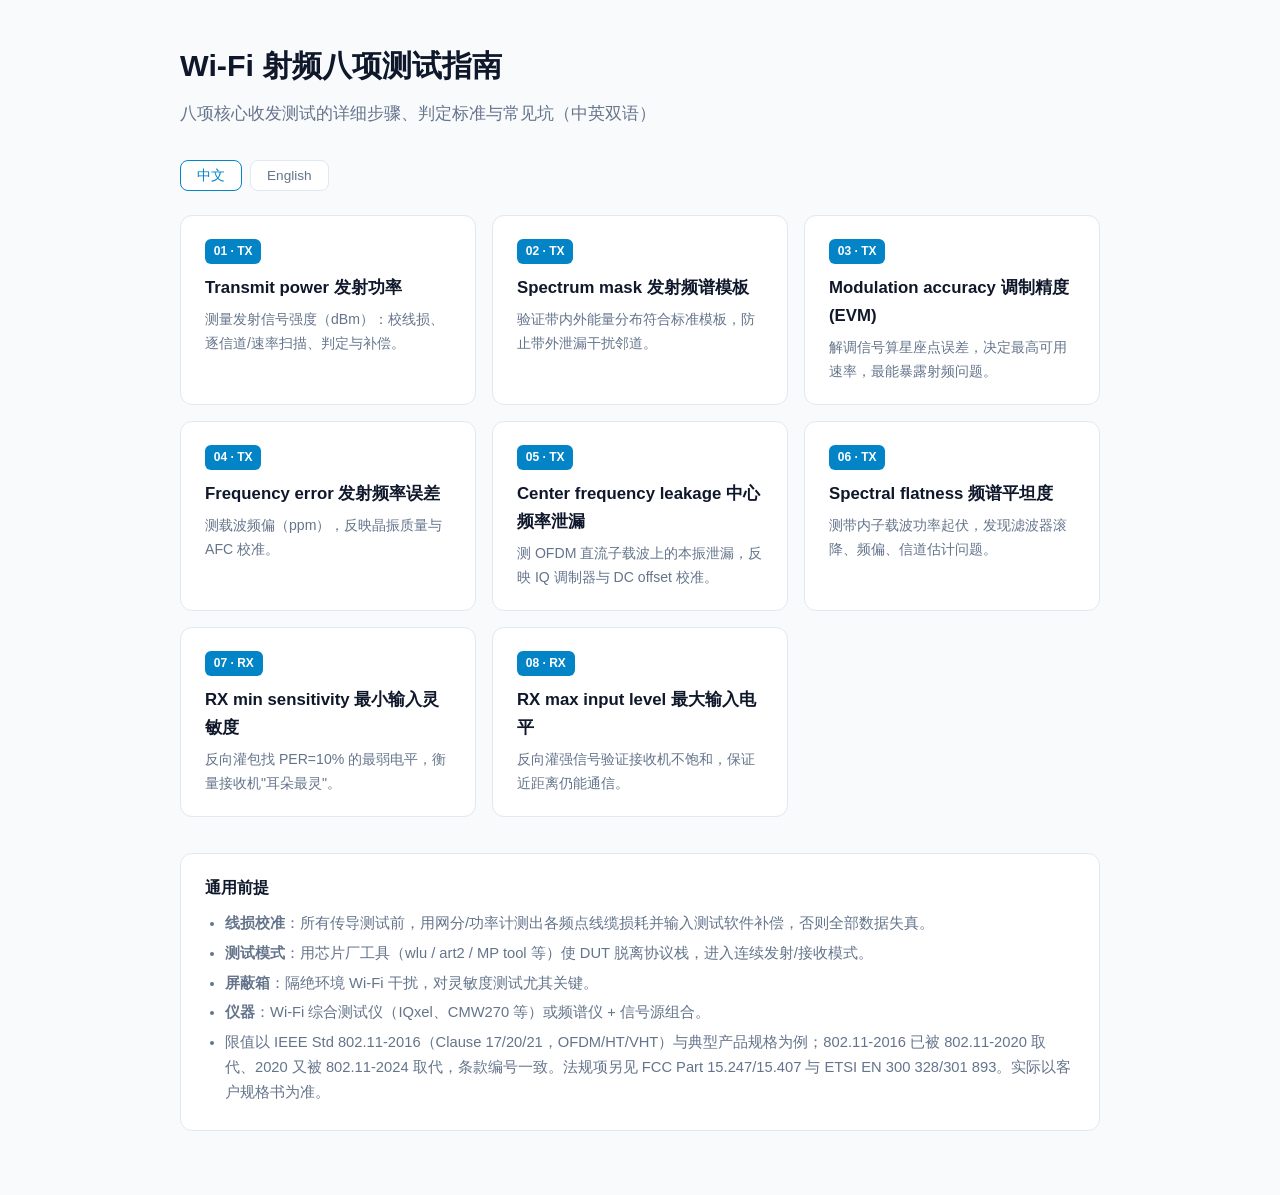
<file: index.html>
<!DOCTYPE html>
<html lang="zh">
<head>
<meta charset="UTF-8">
<meta name="viewport" content="width=device-width, initial-scale=1.0">
<title>Wi-Fi RF 8 Test Guide</title>
<style>
:root{--bg:#0f172a;--card:#1e293b;--text:#e2e8f0;--muted:#94a3b8;--accent:#38bdf8;--border:#334155;--tag:#0ea5e9}
@media (prefers-color-scheme: light){:root:not([data-theme=dark]){--bg:#f8fafc;--card:#ffffff;--text:#0f172a;--muted:#64748b;--accent:#0284c7;--border:#e2e8f0;--tag:#0284c7}}
:root[data-theme=dark]{--bg:#0f172a;--card:#1e293b;--text:#e2e8f0;--muted:#94a3b8;--accent:#38bdf8;--border:#334155;--tag:#0ea5e9}
*{margin:0;padding:0;box-sizing:border-box}
body{background:var(--bg);color:var(--text);font-family:-apple-system,'Segoe UI','PingFang SC','Microsoft YaHei',sans-serif;line-height:1.7;min-height:100vh}
.wrap{max-width:960px;margin:0 auto;padding:2.5rem 1.25rem 4rem}
h1{font-size:1.9rem;margin-bottom:.5rem}
.sub{color:var(--muted);margin-bottom:2rem;font-size:1.05rem}
.grid{display:grid;grid-template-columns:repeat(auto-fill,minmax(280px,1fr));gap:1rem}
.card{background:var(--card);border:1px solid var(--border);border-radius:12px;padding:1.25rem 1.5rem;text-decoration:none;color:var(--text);transition:transform .15s,border-color .15s;display:block}
.card:hover{transform:translateY(-3px);border-color:var(--accent)}
.num{display:inline-block;background:var(--tag);color:#fff;font-size:.75rem;font-weight:700;border-radius:6px;padding:.15rem .55rem;margin-bottom:.6rem}
.card h2{font-size:1.05rem;margin-bottom:.35rem}
.card p{color:var(--muted);font-size:.88rem}
.note{background:var(--card);border:1px solid var(--border);border-radius:12px;padding:1.25rem 1.5rem;margin-top:2.25rem}
.note h3{font-size:1rem;margin-bottom:.6rem}
.note ul{margin-left:1.25rem;color:var(--muted);font-size:.92rem}
.note li{margin:.3rem 0}
.lang{display:flex;gap:.5rem;margin-bottom:1.5rem}
.lang button{background:var(--card);border:1px solid var(--border);color:var(--muted);border-radius:8px;padding:.35rem 1rem;cursor:pointer;font-size:.85rem}
.lang button.on{border-color:var(--accent);color:var(--accent)}
[data-lang="en"] .zh{display:none}
[data-lang="zh"] .en{display:none}
</style>
</head>
<body data-lang="zh">
<div class="wrap">
<h1><span class="zh">Wi-Fi 射频八项测试指南</span><span class="en">Wi-Fi RF Eight-Test Guide</span></h1>
<p class="sub"><span class="zh">八项核心收发测试的详细步骤、判定标准与常见坑（中英双语）</span><span class="en">Detailed steps, pass criteria and pitfalls for the 8 core TX/RX tests (bilingual)</span></p>
<div class="lang">
<button class="on" onclick="setLang('zh')">中文</button>
<button onclick="setLang('en')">English</button>
</div>
<div class="grid">
<a class="card" href="01-tx-power.html"><span class="num">01 · TX</span><h2><span class="zh">Transmit power 发射功率</span><span class="en">Transmit power</span></h2><p><span class="zh">测量发射信号强度（dBm）：校线损、逐信道/速率扫描、判定与补偿。</span><span class="en">Measure TX level (dBm): cable-loss calibration, per-channel/rate sweep, pass criteria.</span></p></a>
<a class="card" href="02-tx-spectrum-mask.html"><span class="num">02 · TX</span><h2><span class="zh">Spectrum mask 发射频谱模板</span><span class="en">Transmit spectrum mask</span></h2><p><span class="zh">验证带内外能量分布符合标准模板，防止带外泄漏干扰邻道。</span><span class="en">Verify out-of-channel energy fits the standard mask; prevent adjacent-channel interference.</span></p></a>
<a class="card" href="03-evm.html"><span class="num">03 · TX</span><h2><span class="zh">Modulation accuracy 调制精度 (EVM)</span><span class="en">Modulation accuracy (EVM)</span></h2><p><span class="zh">解调信号算星座点误差，决定最高可用速率，最能暴露射频问题。</span><span class="en">Demodulate and compute constellation error; sets the top usable MCS; most revealing test.</span></p></a>
<a class="card" href="04-freq-error.html"><span class="num">04 · TX</span><h2><span class="zh">Frequency error 发射频率误差</span><span class="en">Transmit frequency error</span></h2><p><span class="zh">测载波频偏（ppm），反映晶振质量与 AFC 校准。</span><span class="en">Carrier offset in ppm; reflects crystal quality and AFC calibration.</span></p></a>
<a class="card" href="05-dc-leakage.html"><span class="num">05 · TX</span><h2><span class="zh">Center frequency leakage 中心频率泄漏</span><span class="en">Center frequency leakage</span></h2><p><span class="zh">测 OFDM 直流子载波上的本振泄漏，反映 IQ 调制器与 DC offset 校准。</span><span class="en">LO leakage on the OFDM DC subcarrier; reflects IQ modulator and DC-offset calibration.</span></p></a>
<a class="card" href="06-spectral-flatness.html"><span class="num">06 · TX</span><h2><span class="zh">Spectral flatness 频谱平坦度</span><span class="en">Transmit spectral flatness</span></h2><p><span class="zh">测带内子载波功率起伏，发现滤波器滚降、频偏、信道估计问题。</span><span class="en">In-band subcarrier ripple; reveals filter roll-off, frequency offset, channel-estimation issues.</span></p></a>
<a class="card" href="07-rx-sensitivity.html"><span class="num">07 · RX</span><h2><span class="zh">RX min sensitivity 最小输入灵敏度</span><span class="en">RX minimum input sensitivity</span></h2><p><span class="zh">反向灌包找 PER=10% 的最弱电平，衡量接收机"耳朵最灵"。</span><span class="en">Sweep downlink power to find the weakest level at PER=10%.</span></p></a>
<a class="card" href="08-rx-max-input.html"><span class="num">08 · RX</span><h2><span class="zh">RX max input level 最大输入电平</span><span class="en">RX maximum input level</span></h2><p><span class="zh">反向灌强信号验证接收机不饱和，保证近距离仍能通信。</span><span class="en">Flood the receiver with a strong signal to verify it does not saturate.</span></p></a>
</div>
<div class="note">
<h3><span class="zh">通用前提</span><span class="en">Common prerequisites</span></h3>
<ul>
<li class="zh"><b>线损校准</b>：所有传导测试前，用网分/功率计测出各频点线缆损耗并输入测试软件补偿，否则全部数据失真。</li>
<li class="en"><b>Cable-loss calibration</b>: before any conducted test, measure cable loss per frequency (VNA/power meter) and compensate in the test software; otherwise all numbers are wrong.</li>
<li class="zh"><b>测试模式</b>：用芯片厂工具（wlu / art2 / MP tool 等）使 DUT 脱离协议栈，进入连续发射/接收模式。</li>
<li class="en"><b>Test mode</b>: use the chip vendor tool (wlu / art2 / MP tool…) to take the DUT out of the protocol stack into continuous TX/RX modes.</li>
<li class="zh"><b>屏蔽箱</b>：隔绝环境 Wi-Fi 干扰，对灵敏度测试尤其关键。</li>
<li class="en"><b>Shield box</b>: isolate ambient Wi-Fi; critical for sensitivity tests.</li>
<li class="zh"><b>仪器</b>：Wi-Fi 综合测试仪（IQxel、CMW270 等）或频谱仪 + 信号源组合。</li>
<li class="en"><b>Instruments</b>: a Wi-Fi combo tester (IQxel, CMW270…) or a spectrum analyzer plus vector signal generator.</li>
<li class="zh">限值以 IEEE Std 802.11-2016（Clause 17/20/21，OFDM/HT/VHT）与典型产品规格为例；802.11-2016 已被 802.11-2020 取代、2020 又被 802.11-2024 取代，条款编号一致。法规项另见 FCC Part 15.247/15.407 与 ETSI EN 300 328/301 893。实际以客户规格书为准。</li>
<li class="en">Limits follow IEEE Std 802.11-2016 (Clauses 17/20/21, OFDM/HT/VHT) and typical product specs; 802.11-2016 was superseded by 802.11-2020, itself by 802.11-2024, with identical clause numbering. Regulatory items: FCC Part 15.247/15.407 and ETSI EN 300 328/301 893. Always defer to your customer's spec sheet.</li>
</ul>
</div>
</div>
<script>
function setLang(l){document.body.dataset.lang=l;
document.querySelectorAll('.lang button').forEach(b=>b.classList.toggle('on',b.textContent.toLowerCase().startsWith(l)));}
</script>
</body>
</html>
</file>
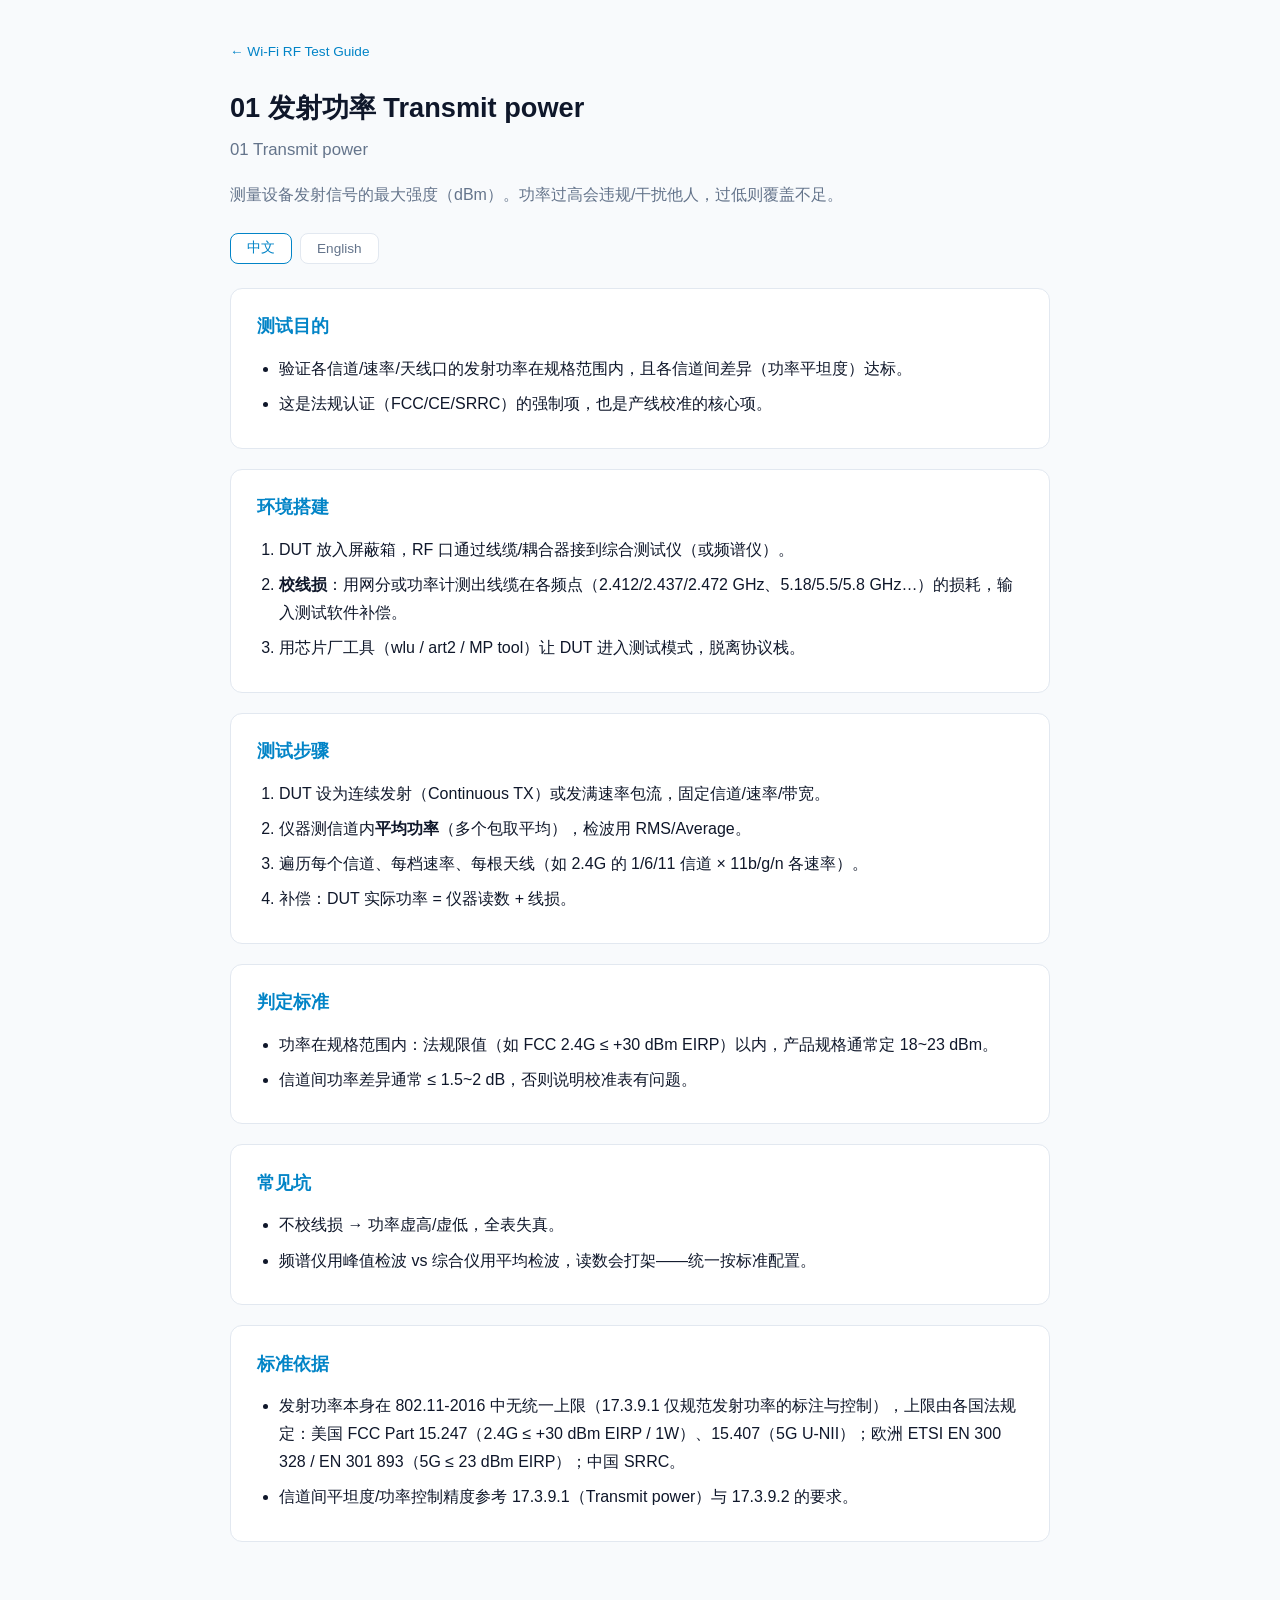
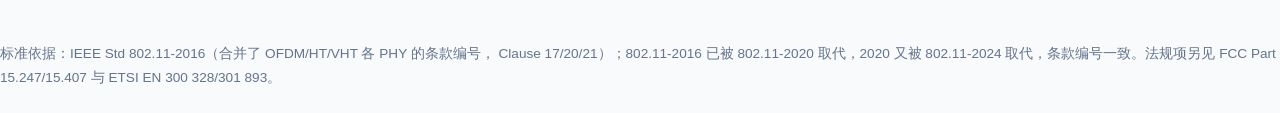
<file: 01-tx-power.html>
<!DOCTYPE html>
<html lang="zh">
<head>
<meta charset="UTF-8">
<meta name="viewport" content="width=device-width, initial-scale=1.0">
<title>01 Transmit power — Wi-Fi RF Test Guide</title>
<link rel="stylesheet" href="style.css">
</head>
<body data-lang="zh">
<div class="wrap">
<p class="crumb"><a href="index.html">&larr; Wi-Fi RF Test Guide</a></p>
<h1>01 发射功率 Transmit power<span class="en-title">01 Transmit power</span></h1>
<p class="lede zh">测量设备发射信号的最大强度（dBm）。功率过高会违规/干扰他人，过低则覆盖不足。</p>
<p class="lede en">Measure the DUT's transmit level in dBm. Too high violates regulations; too low kills coverage.</p>
<div class="lang">
<button class="on" onclick="setLang('zh')">中文</button>
<button onclick="setLang('en')">English</button>
</div>
<section><h2>测试目的<span class="en"> / Purpose</span></h2>
<ul><span class="zh"><li>验证各信道/速率/天线口的发射功率在规格范围内，且各信道间差异（功率平坦度）达标。</li><li>这是法规认证（FCC/CE/SRRC）的强制项，也是产线校准的核心项。</li></span><span class="en"><li>Verify TX power per channel/rate/antenna is within spec, and inter-channel flatness is acceptable.</li><li>Mandatory for regulatory certification (FCC/CE/SRRC) and a core production-line item.</li></span></ul>
</section>
<section><h2>环境搭建<span class="en"> / Setup</span></h2>
<ol><span class="zh"><li>DUT 放入屏蔽箱，RF 口通过线缆/耦合器接到综合测试仪（或频谱仪）。</li><li><b>校线损</b>：用网分或功率计测出线缆在各频点（2.412/2.437/2.472 GHz、5.18/5.5/5.8 GHz…）的损耗，输入测试软件补偿。</li><li>用芯片厂工具（wlu / art2 / MP tool）让 DUT 进入测试模式，脱离协议栈。</li></span><span class="en"><li>Put the DUT in a shield box; connect its RF port to the combo tester (or spectrum analyzer) via cable/coupler.</li><li><b>Calibrate cable loss</b> at each working frequency and compensate in software.</li><li>Use the vendor tool (wlu / art2 / MP tool) to enter test mode.</li></span></ol>
</section>
<section><h2>测试步骤<span class="en"> / Procedure</span></h2>
<ol><span class="zh"><li>DUT 设为连续发射（Continuous TX）或发满速率包流，固定信道/速率/带宽。</li><li>仪器测信道内<b>平均功率</b>（多个包取平均），检波用 RMS/Average。</li><li>遍历每个信道、每档速率、每根天线（如 2.4G 的 1/6/11 信道 × 11b/g/n 各速率）。</li><li>补偿：DUT 实际功率 = 仪器读数 + 线损。</li></span><span class="en"><li>Set continuous TX or a full-rate packet stream; fix channel/rate/bandwidth.</li><li>Measure in-channel <b>average power</b> (average over many bursts, RMS/average detector).</li><li>Sweep every channel, rate and antenna (e.g. 2.4G ch 1/6/11 × 11b/g/n rates).</li><li>Compensate: actual DUT power = instrument reading + cable loss.</li></span></ol>
</section>
<section><h2>判定标准<span class="en"> / Pass criteria</span></h2>
<ul><span class="zh"><li>功率在规格范围内：法规限值（如 FCC 2.4G ≤ +30 dBm EIRP）以内，产品规格通常定 18~23 dBm。</li><li>信道间功率差异通常 ≤ 1.5~2 dB，否则说明校准表有问题。</li></span><span class="en"><li>Power within spec: below the regulatory limit (e.g. FCC 2.4G ≤ +30 dBm EIRP); product specs typically 18–23 dBm.</li><li>Inter-channel delta typically ≤ 1.5–2 dB, otherwise the calibration table is suspect.</li></span></ul>
</section>
<section><h2>常见坑<span class="en"> / Pitfalls</span></h2>
<ul><span class="zh"><li>不校线损 → 功率虚高/虚低，全表失真。</li><li>频谱仪用峰值检波 vs 综合仪用平均检波，读数会打架——统一按标准配置。</li></span><span class="en"><li>Skipping cable-loss calibration corrupts every number.</li><li>Peak vs average detector makes instruments disagree — follow the standard's configuration.</li></span></ul>
</section>
<section><h2>标准依据<span class="en"> / Standard basis</span></h2>
<ul><span class="zh"><li>发射功率本身在 802.11-2016 中无统一上限（17.3.9.1 仅规范发射功率的标注与控制），上限由各国法规定：美国 FCC Part 15.247（2.4G ≤ +30 dBm EIRP / 1W）、15.407（5G U-NII）；欧洲 ETSI EN 300 328 / EN 301 893（5G ≤ 23 dBm EIRP）；中国 SRRC。</li><li>信道间平坦度/功率控制精度参考 17.3.9.1（Transmit power）与 17.3.9.2 的要求。</li></span><span class="en"><li>802.11-2016 itself sets no unified TX-power ceiling (17.3.9.1 covers power annotation and control); limits come from national regulation: FCC Part 15.247 (2.4G ≤ +30 dBm EIRP / 1 W), 15.407 (5G U-NII); ETSI EN 300 328 / EN 301 893 (5G ≤ 23 dBm EIRP); China SRRC.</li><li>Inter-channel flatness / power-control accuracy per 17.3.9.1 (Transmit power) and 17.3.9.2.</li></span></ul>
</section>
</div>
<p class="lede zh" style="font-size:.85rem">标准依据：IEEE Std 802.11-2016（合并了 OFDM/HT/VHT 各 PHY 的条款编号， Clause 17/20/21）；802.11-2016 已被 802.11-2020 取代，2020 又被 802.11-2024 取代，条款编号一致。法规项另见 FCC Part 15.247/15.407 与 ETSI EN 300 328/301 893。</p>
<p class="lede en" style="font-size:.85rem">Standard basis: IEEE Std 802.11-2016 (consolidated clause numbering for the OFDM/HT/VHT PHYs, Clauses 17/20/21); 802.11-2016 was superseded by 802.11-2020, itself superseded by 802.11-2024, with identical clause numbering. Regulatory items: FCC Part 15.247/15.407 and ETSI EN 300 328/301 893.</p>
<script>
function setLang(l){document.body.dataset.lang=l;
document.querySelectorAll('.lang button').forEach(b=>b.classList.toggle('on',b.textContent.toLowerCase().startsWith(l)));}
</script>
</body>
</html>
</file>
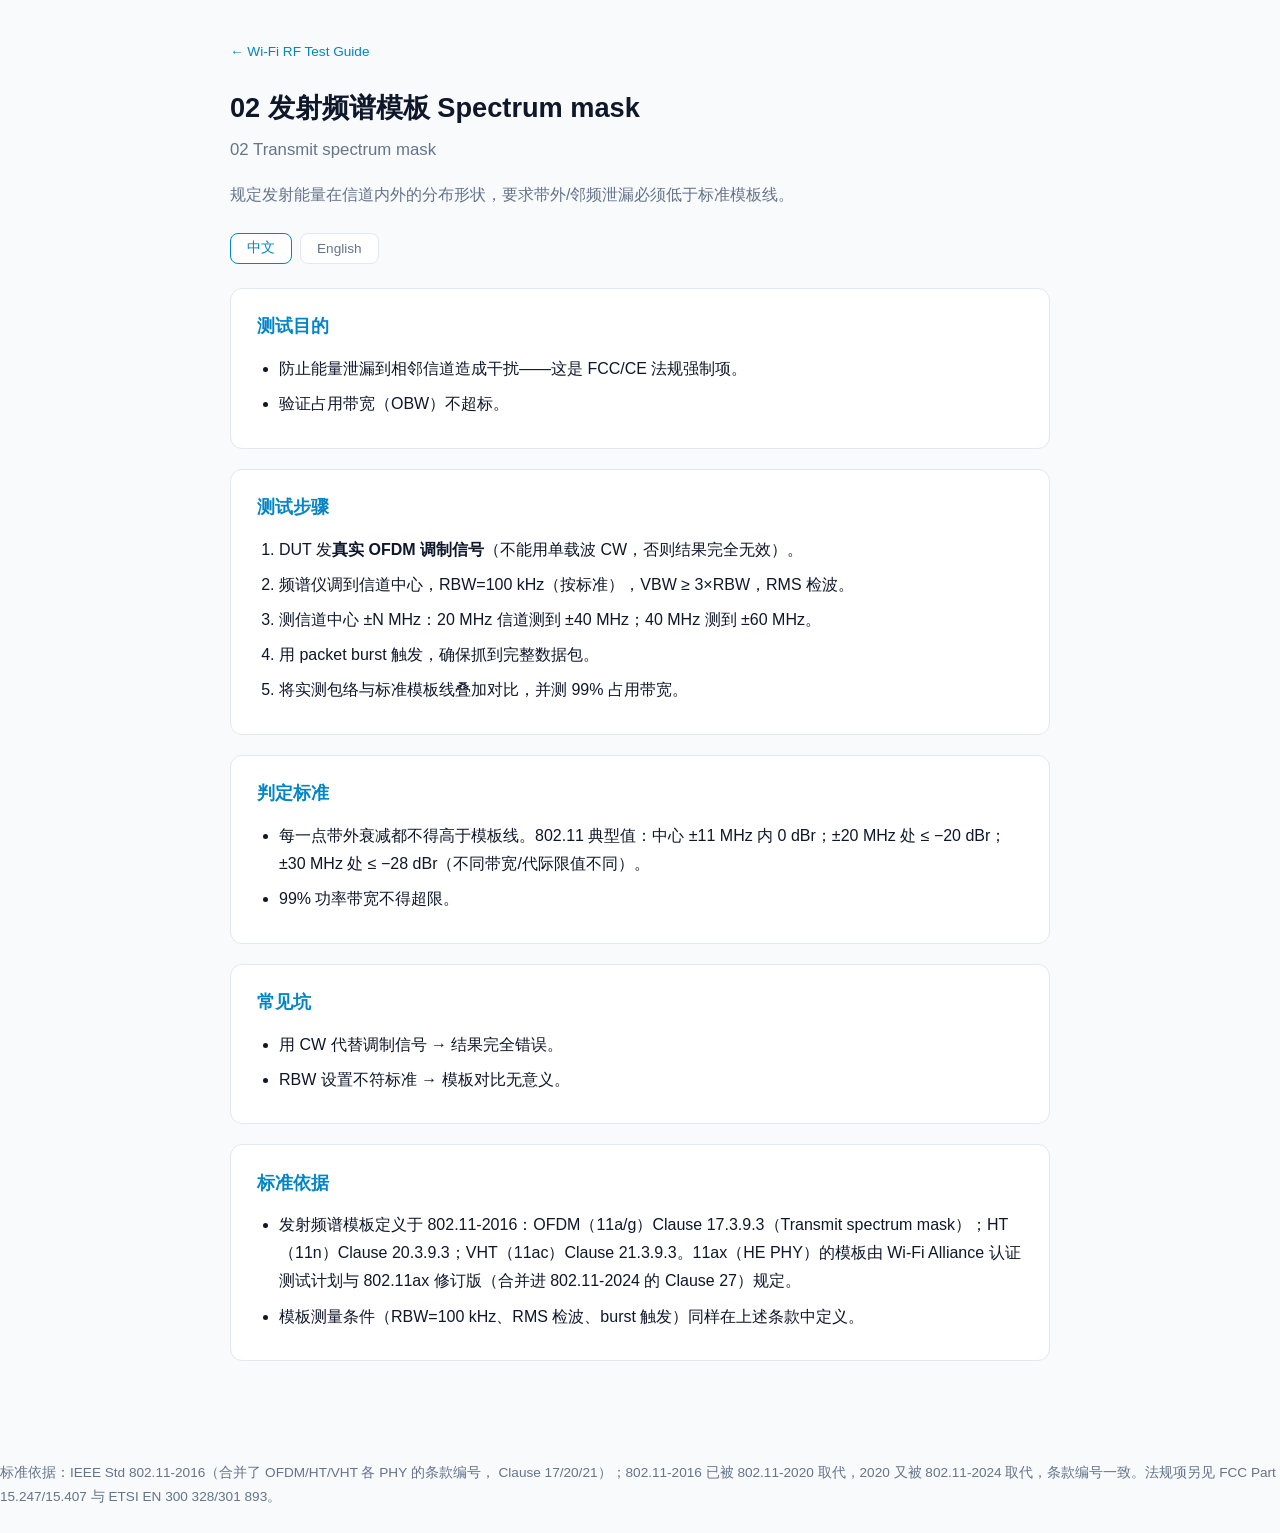
<file: 02-tx-spectrum-mask.html>
<!DOCTYPE html>
<html lang="zh">
<head>
<meta charset="UTF-8">
<meta name="viewport" content="width=device-width, initial-scale=1.0">
<title>02 Transmit spectrum mask — Wi-Fi RF Test Guide</title>
<link rel="stylesheet" href="style.css">
</head>
<body data-lang="zh">
<div class="wrap">
<p class="crumb"><a href="index.html">&larr; Wi-Fi RF Test Guide</a></p>
<h1>02 发射频谱模板 Spectrum mask<span class="en-title">02 Transmit spectrum mask</span></h1>
<p class="lede zh">规定发射能量在信道内外的分布形状，要求带外/邻频泄漏必须低于标准模板线。</p>
<p class="lede en">Constrains the shape of the transmitted spectrum; out-of-channel leakage must fall below the standard mask.</p>
<div class="lang">
<button class="on" onclick="setLang('zh')">中文</button>
<button onclick="setLang('en')">English</button>
</div>
<section><h2>测试目的<span class="en"> / Purpose</span></h2>
<ul><span class="zh"><li>防止能量泄漏到相邻信道造成干扰——这是 FCC/CE 法规强制项。</li><li>验证占用带宽（OBW）不超标。</li></span><span class="en"><li>Prevent adjacent-channel interference — mandatory under FCC/CE.</li><li>Also verifies occupied bandwidth (OBW).</li></span></ul>
</section>
<section><h2>测试步骤<span class="en"> / Procedure</span></h2>
<ol><span class="zh"><li>DUT 发<b>真实 OFDM 调制信号</b>（不能用单载波 CW，否则结果完全无效）。</li><li>频谱仪调到信道中心，RBW=100 kHz（按标准），VBW ≥ 3×RBW，RMS 检波。</li><li>测信道中心 ±N MHz：20 MHz 信道测到 ±40 MHz；40 MHz 测到 ±60 MHz。</li><li>用 packet burst 触发，确保抓到完整数据包。</li><li>将实测包络与标准模板线叠加对比，并测 99% 占用带宽。</li></span><span class="en"><li>DUT transmits <b>real OFDM modulation</b> (never CW — results would be invalid).</li><li>Analyzer at channel center, RBW=100 kHz per the standard, VBW ≥ 3×RBW, RMS detector.</li><li>Sweep ±N MHz around the channel: ±40 MHz for a 20 MHz channel, ±60 MHz for 40 MHz.</li><li>Trigger on the packet burst to capture complete packets.</li><li>Overlay the measured envelope on the mask; also measure 99% OBW.</li></span></ol>
</section>
<section><h2>判定标准<span class="en"> / Pass criteria</span></h2>
<ul><span class="zh"><li>每一点带外衰减都不得高于模板线。802.11 典型值：中心 ±11 MHz 内 0 dBr；±20 MHz 处 ≤ −20 dBr；±30 MHz 处 ≤ −28 dBr（不同带宽/代际限值不同）。</li><li>99% 功率带宽不得超限。</li></span><span class="en"><li>No point may rise above the mask. Typical 802.11 values: 0 dBr within ±11 MHz; ≤ −20 dBr at ±20 MHz; ≤ −28 dBr at ±30 MHz (varies with bandwidth/generation).</li><li>99% OBW must not exceed the limit.</li></span></ul>
</section>
<section><h2>常见坑<span class="en"> / Pitfalls</span></h2>
<ul><span class="zh"><li>用 CW 代替调制信号 → 结果完全错误。</li><li>RBW 设置不符标准 → 模板对比无意义。</li></span><span class="en"><li>Using CW instead of modulation invalidates the result.</li><li>Wrong RBW makes the mask comparison meaningless.</li></span></ul>
</section>
<section><h2>标准依据<span class="en"> / Standard basis</span></h2>
<ul><span class="zh"><li>发射频谱模板定义于 802.11-2016：OFDM（11a/g）Clause 17.3.9.3（Transmit spectrum mask）；HT（11n）Clause 20.3.9.3；VHT（11ac）Clause 21.3.9.3。11ax（HE PHY）的模板由 Wi-Fi Alliance 认证测试计划与 802.11ax 修订版（合并进 802.11-2024 的 Clause 27）规定。</li><li>模板测量条件（RBW=100 kHz、RMS 检波、burst 触发）同样在上述条款中定义。</li></span><span class="en"><li>The TX spectrum mask is defined in 802.11-2016: OFDM (11a/g) Clause 17.3.9.3 (Transmit spectrum mask); HT (11n) Clause 20.3.9.3; VHT (11ac) Clause 21.3.9.3. For 11ax (HE PHY), the mask comes from the 802.11ax amendment (merged as Clause 27 in 802.11-2024) and the Wi-Fi Alliance test plans.</li><li>The measurement conditions (RBW=100 kHz, RMS detector, burst trigger) are defined in the same clauses.</li></span></ul>
</section>
</div>
<p class="lede zh" style="font-size:.85rem">标准依据：IEEE Std 802.11-2016（合并了 OFDM/HT/VHT 各 PHY 的条款编号， Clause 17/20/21）；802.11-2016 已被 802.11-2020 取代，2020 又被 802.11-2024 取代，条款编号一致。法规项另见 FCC Part 15.247/15.407 与 ETSI EN 300 328/301 893。</p>
<p class="lede en" style="font-size:.85rem">Standard basis: IEEE Std 802.11-2016 (consolidated clause numbering for the OFDM/HT/VHT PHYs, Clauses 17/20/21); 802.11-2016 was superseded by 802.11-2020, itself superseded by 802.11-2024, with identical clause numbering. Regulatory items: FCC Part 15.247/15.407 and ETSI EN 300 328/301 893.</p>
<script>
function setLang(l){document.body.dataset.lang=l;
document.querySelectorAll('.lang button').forEach(b=>b.classList.toggle('on',b.textContent.toLowerCase().startsWith(l)));}
</script>
</body>
</html>
</file>
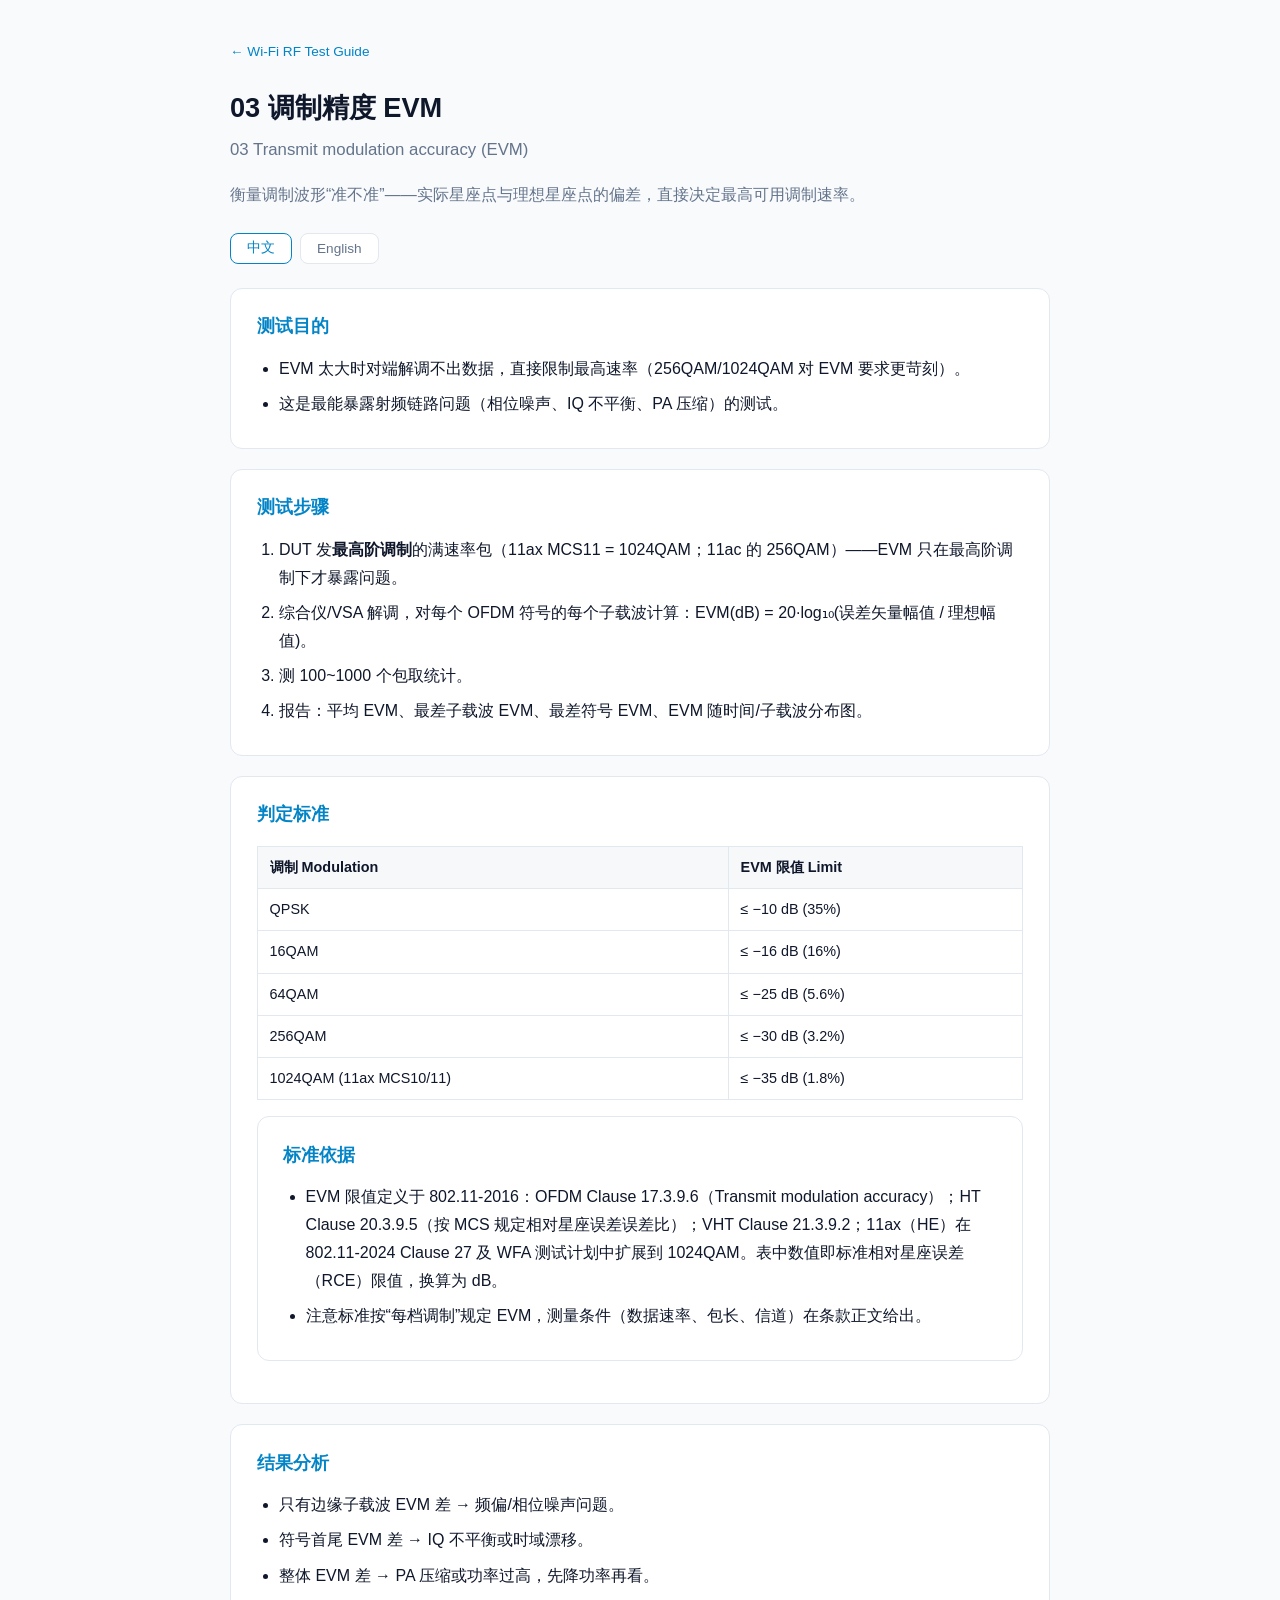
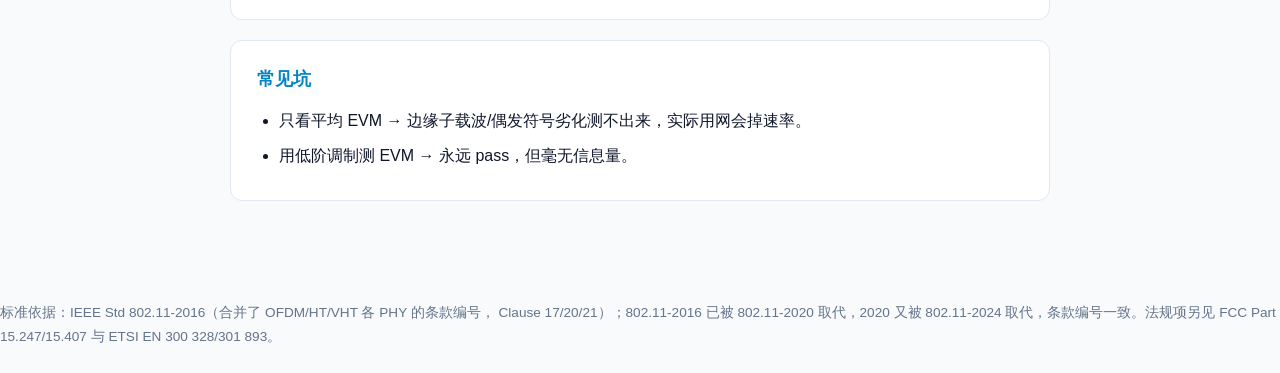
<file: 03-evm.html>
<!DOCTYPE html>
<html lang="zh">
<head>
<meta charset="UTF-8">
<meta name="viewport" content="width=device-width, initial-scale=1.0">
<title>03 EVM (modulation accuracy) — Wi-Fi RF Test Guide</title>
<link rel="stylesheet" href="style.css">
</head>
<body data-lang="zh">
<div class="wrap">
<p class="crumb"><a href="index.html">&larr; Wi-Fi RF Test Guide</a></p>
<h1>03 调制精度 EVM<span class="en-title">03 Transmit modulation accuracy (EVM)</span></h1>
<p class="lede zh">衡量调制波形“准不准”——实际星座点与理想星座点的偏差，直接决定最高可用调制速率。</p>
<p class="lede en">How accurate the modulated waveform is — the deviation of actual constellation points from ideal. It caps the top usable MCS.</p>
<div class="lang">
<button class="on" onclick="setLang('zh')">中文</button>
<button onclick="setLang('en')">English</button>
</div>
<section><h2>测试目的<span class="en"> / Purpose</span></h2>
<ul><span class="zh"><li>EVM 太大时对端解调不出数据，直接限制最高速率（256QAM/1024QAM 对 EVM 要求更苛刻）。</li><li>这是最能暴露射频链路问题（相位噪声、IQ 不平衡、PA 压缩）的测试。</li></span><span class="en"><li>High EVM breaks demodulation and caps the top rate; 256QAM/1024QAM demand tight EVM.</li><li>The most revealing test for phase noise, IQ imbalance and PA compression.</li></span></ul>
</section>
<section><h2>测试步骤<span class="en"> / Procedure</span></h2>
<ol><span class="zh"><li>DUT 发<b>最高阶调制</b>的满速率包（11ax MCS11 = 1024QAM；11ac 的 256QAM）——EVM 只在最高阶调制下才暴露问题。</li><li>综合仪/VSA 解调，对每个 OFDM 符号的每个子载波计算：EVM(dB) = 20·log₁₀(误差矢量幅值 / 理想幅值)。</li><li>测 100~1000 个包取统计。</li><li>报告：平均 EVM、最差子载波 EVM、最差符号 EVM、EVM 随时间/子载波分布图。</li></span><span class="en"><li>DUT transmits full-rate packets at the <b>highest-order modulation</b> (11ax MCS11 = 1024QAM; 256QAM for 11ac) — EVM problems only show there.</li><li>Demodulate with the VSA; per subcarrier and symbol compute EVM(dB) = 20·log₁₀(|error| / |ideal|).</li><li>Collect 100–1000 bursts for statistics.</li><li>Report mean EVM, worst subcarrier, worst symbol, and EVM vs time/subcarrier plots.</li></span></ol>
</section>
<section><h2>判定标准<span class="en"> / Pass criteria</span></h2>
<table><tr><th>调制 Modulation</th><th>EVM 限值 Limit</th></tr><tr><td>QPSK</td><td>≤ −10 dB (35%)</td></tr><tr><td>16QAM</td><td>≤ −16 dB (16%)</td></tr><tr><td>64QAM</td><td>≤ −25 dB (5.6%)</td></tr><tr><td>256QAM</td><td>≤ −30 dB (3.2%)</td></tr><tr><td>1024QAM (11ax MCS10/11)</td><td>≤ −35 dB (1.8%)</td></tr></table><section><h2>标准依据<span class="en"> / Standard basis</span></h2>
<ul><span class="zh"><li>EVM 限值定义于 802.11-2016：OFDM Clause 17.3.9.6（Transmit modulation accuracy）；HT Clause 20.3.9.5（按 MCS 规定相对星座误差误差比）；VHT Clause 21.3.9.2；11ax（HE）在 802.11-2024 Clause 27 及 WFA 测试计划中扩展到 1024QAM。表中数值即标准相对星座误差（RCE）限值，换算为 dB。</li><li>注意标准按“每档调制”规定 EVM，测量条件（数据速率、包长、信道）在条款正文给出。</li></span><span class="en"><li>EVM limits are defined in 802.11-2016: OFDM Clause 17.3.9.6 (Transmit modulation accuracy); HT Clause 20.3.9.5 (relative constellation error per MCS); VHT Clause 21.3.9.2; 11ax (HE) extends to 1024QAM in Clause 27 of 802.11-2024 and the WFA test plans. The table values are the standard's relative constellation error (RCE) limits converted to dB.</li><li>The standard defines EVM per modulation class; measurement conditions (data rate, packet length, channel) are given in the clause text.</li></span></ul>
</section>

</section>
<section><h2>结果分析<span class="en"> / Analysis</span></h2>
<ul><span class="zh"><li>只有边缘子载波 EVM 差 → 频偏/相位噪声问题。</li><li>符号首尾 EVM 差 → IQ 不平衡或时域漂移。</li><li>整体 EVM 差 → PA 压缩或功率过高，先降功率再看。</li></span><span class="en"><li>Only edge subcarriers bad → frequency offset / phase noise.</li><li>First/last symbols bad → IQ imbalance or timing drift.</li><li>Uniformly bad → PA compression or over-power; lower power and retry.</li></span></ul>
</section>
<section><h2>常见坑<span class="en"> / Pitfalls</span></h2>
<ul><span class="zh"><li>只看平均 EVM → 边缘子载波/偶发符号劣化测不出来，实际用网会掉速率。</li><li>用低阶调制测 EVM → 永远 pass，但毫无信息量。</li></span><span class="en"><li>Mean-only EVM hides edge-subcarrier or sporadic degradation; real networks will drop rate.</li><li>Testing EVM at low-order modulation always passes and tells you nothing.</li></span></ul>
</section>
</div>
<p class="lede zh" style="font-size:.85rem">标准依据：IEEE Std 802.11-2016（合并了 OFDM/HT/VHT 各 PHY 的条款编号， Clause 17/20/21）；802.11-2016 已被 802.11-2020 取代，2020 又被 802.11-2024 取代，条款编号一致。法规项另见 FCC Part 15.247/15.407 与 ETSI EN 300 328/301 893。</p>
<p class="lede en" style="font-size:.85rem">Standard basis: IEEE Std 802.11-2016 (consolidated clause numbering for the OFDM/HT/VHT PHYs, Clauses 17/20/21); 802.11-2016 was superseded by 802.11-2020, itself superseded by 802.11-2024, with identical clause numbering. Regulatory items: FCC Part 15.247/15.407 and ETSI EN 300 328/301 893.</p>
<script>
function setLang(l){document.body.dataset.lang=l;
document.querySelectorAll('.lang button').forEach(b=>b.classList.toggle('on',b.textContent.toLowerCase().startsWith(l)));}
</script>
</body>
</html>
</file>
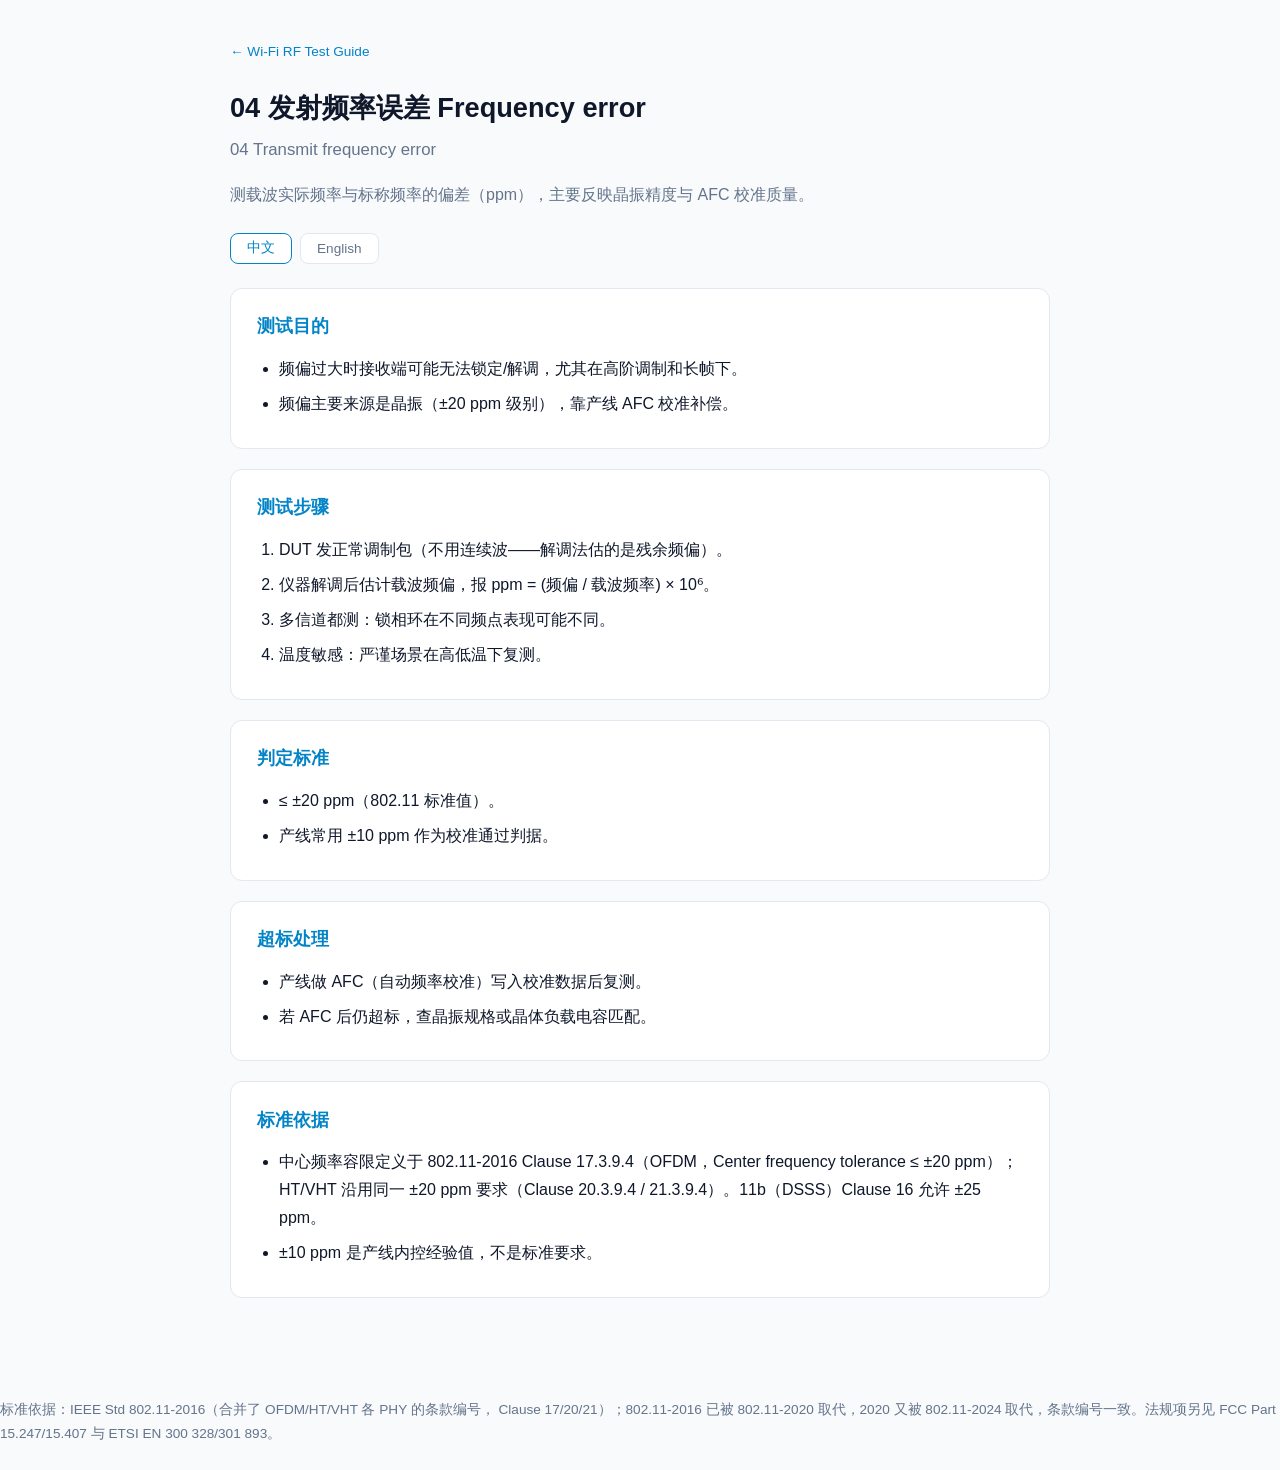
<file: 04-freq-error.html>
<!DOCTYPE html>
<html lang="zh">
<head>
<meta charset="UTF-8">
<meta name="viewport" content="width=device-width, initial-scale=1.0">
<title>04 Frequency error — Wi-Fi RF Test Guide</title>
<link rel="stylesheet" href="style.css">
</head>
<body data-lang="zh">
<div class="wrap">
<p class="crumb"><a href="index.html">&larr; Wi-Fi RF Test Guide</a></p>
<h1>04 发射频率误差 Frequency error<span class="en-title">04 Transmit frequency error</span></h1>
<p class="lede zh">测载波实际频率与标称频率的偏差（ppm），主要反映晶振精度与 AFC 校准质量。</p>
<p class="lede en">Carrier offset from the nominal frequency in ppm; reflects crystal accuracy and AFC calibration.</p>
<div class="lang">
<button class="on" onclick="setLang('zh')">中文</button>
<button onclick="setLang('en')">English</button>
</div>
<section><h2>测试目的<span class="en"> / Purpose</span></h2>
<ul><span class="zh"><li>频偏过大时接收端可能无法锁定/解调，尤其在高阶调制和长帧下。</li><li>频偏主要来源是晶振（±20 ppm 级别），靠产线 AFC 校准补偿。</li></span><span class="en"><li>Large offset prevents the receiver from locking/demodulating, especially at high MCS and long frames.</li><li>Mainly from the crystal (±20 ppm class); compensated by production AFC calibration.</li></span></ul>
</section>
<section><h2>测试步骤<span class="en"> / Procedure</span></h2>
<ol><span class="zh"><li>DUT 发正常调制包（不用连续波——解调法估的是残余频偏）。</li><li>仪器解调后估计载波频偏，报 ppm = (频偏 / 载波频率) × 10⁶。</li><li>多信道都测：锁相环在不同频点表现可能不同。</li><li>温度敏感：严谨场景在高低温下复测。</li></span><span class="en"><li>DUT sends normal modulated packets (demodulation estimates residual offset).</li><li>Report ppm = (offset / carrier frequency) × 10⁶.</li><li>Test several channels — PLL behavior varies by frequency.</li><li>Temperature-sensitive: re-test at temperature extremes for rigorous runs.</li></span></ol>
</section>
<section><h2>判定标准<span class="en"> / Pass criteria</span></h2>
<ul><span class="zh"><li>≤ ±20 ppm（802.11 标准值）。</li><li>产线常用 ±10 ppm 作为校准通过判据。</li></span><span class="en"><li>≤ ±20 ppm per IEEE 802.11.</li><li>Production lines often gate at ±10 ppm.</li></span></ul>
</section>
<section><h2>超标处理<span class="en"> / If it fails</span></h2>
<ul><span class="zh"><li>产线做 AFC（自动频率校准）写入校准数据后复测。</li><li>若 AFC 后仍超标，查晶振规格或晶体负载电容匹配。</li></span><span class="en"><li>Run AFC on the line, write calibration data, re-test.</li><li>If still failing, check the crystal spec and load-capacitor matching.</li></span></ul>
</section>
<section><h2>标准依据<span class="en"> / Standard basis</span></h2>
<ul><span class="zh"><li>中心频率容限定义于 802.11-2016 Clause 17.3.9.4（OFDM，Center frequency tolerance ≤ ±20 ppm）；HT/VHT 沿用同一 ±20 ppm 要求（Clause 20.3.9.4 / 21.3.9.4）。11b（DSSS）Clause 16 允许 ±25 ppm。</li><li>±10 ppm 是产线内控经验值，不是标准要求。</li></span><span class="en"><li>Center frequency tolerance: 802.11-2016 Clause 17.3.9.4 (OFDM, ≤ ±20 ppm); HT/VHT keep the same ±20 ppm (Clause 20.3.9.4 / 21.3.9.4). 11b (DSSS) Clause 16 allows ±25 ppm.</li><li>±10 ppm is a production-line internal gate, not a standard requirement.</li></span></ul>
</section>
</div>
<p class="lede zh" style="font-size:.85rem">标准依据：IEEE Std 802.11-2016（合并了 OFDM/HT/VHT 各 PHY 的条款编号， Clause 17/20/21）；802.11-2016 已被 802.11-2020 取代，2020 又被 802.11-2024 取代，条款编号一致。法规项另见 FCC Part 15.247/15.407 与 ETSI EN 300 328/301 893。</p>
<p class="lede en" style="font-size:.85rem">Standard basis: IEEE Std 802.11-2016 (consolidated clause numbering for the OFDM/HT/VHT PHYs, Clauses 17/20/21); 802.11-2016 was superseded by 802.11-2020, itself superseded by 802.11-2024, with identical clause numbering. Regulatory items: FCC Part 15.247/15.407 and ETSI EN 300 328/301 893.</p>
<script>
function setLang(l){document.body.dataset.lang=l;
document.querySelectorAll('.lang button').forEach(b=>b.classList.toggle('on',b.textContent.toLowerCase().startsWith(l)));}
</script>
</body>
</html>
</file>
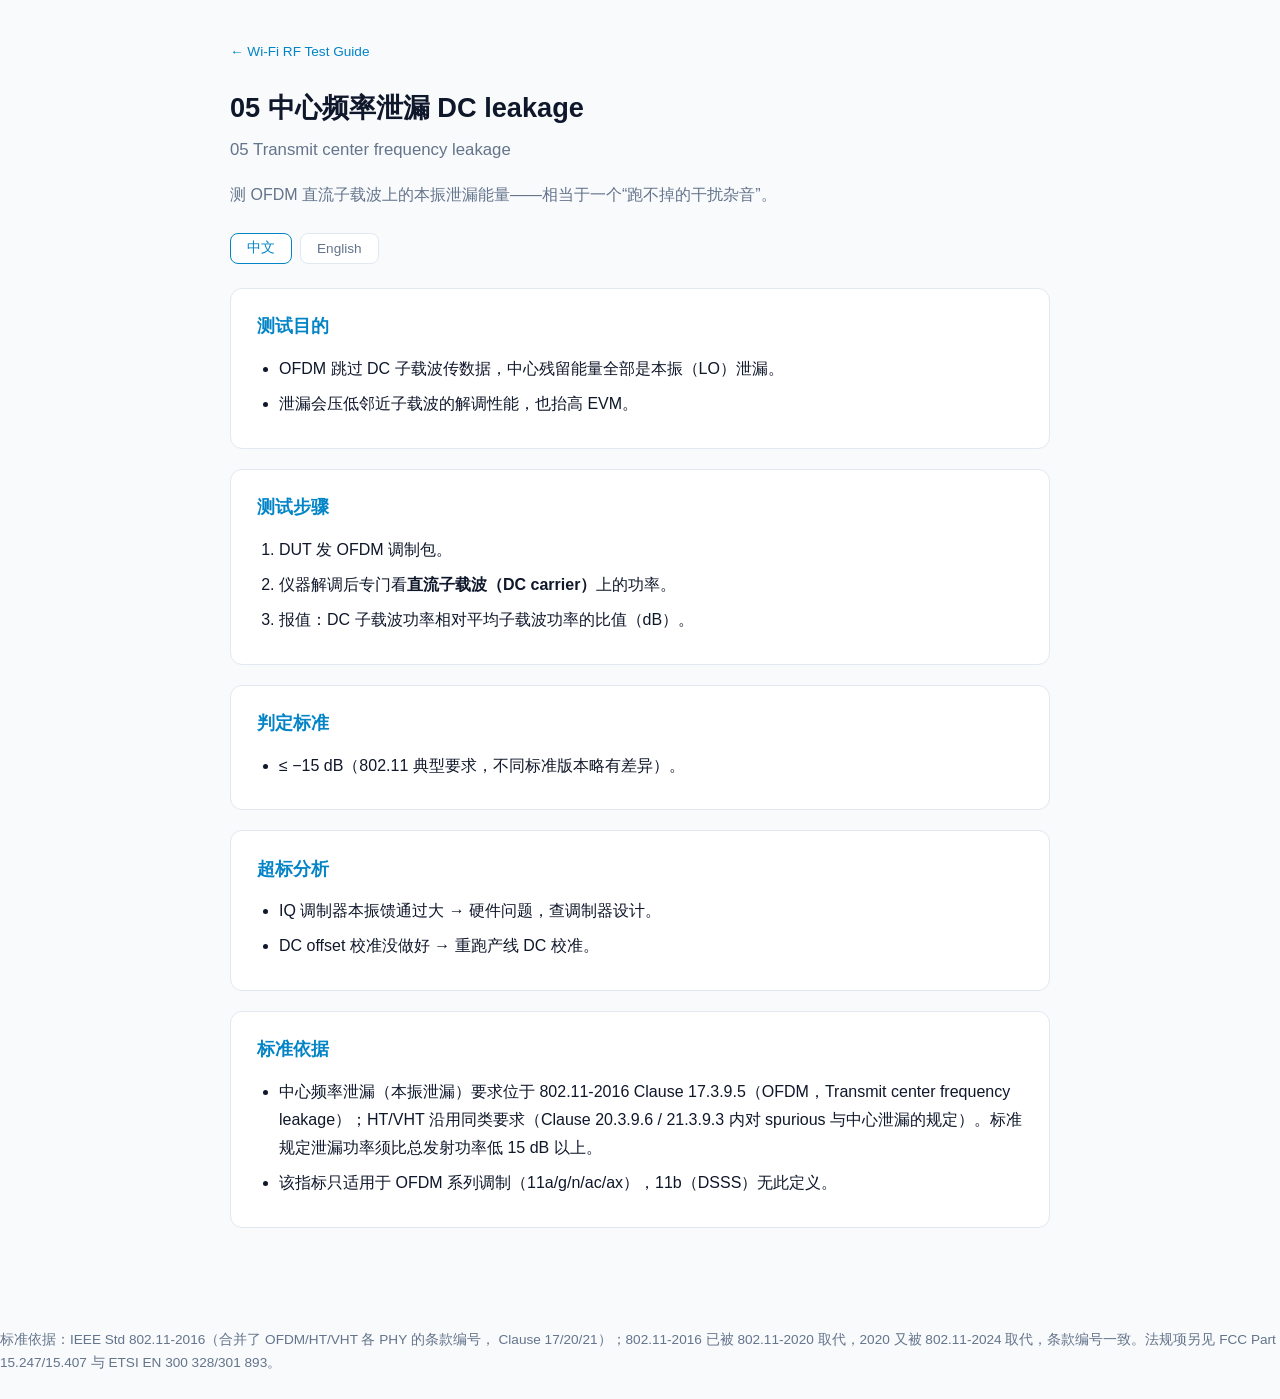
<file: 05-dc-leakage.html>
<!DOCTYPE html>
<html lang="zh">
<head>
<meta charset="UTF-8">
<meta name="viewport" content="width=device-width, initial-scale=1.0">
<title>05 Center frequency leakage — Wi-Fi RF Test Guide</title>
<link rel="stylesheet" href="style.css">
</head>
<body data-lang="zh">
<div class="wrap">
<p class="crumb"><a href="index.html">&larr; Wi-Fi RF Test Guide</a></p>
<h1>05 中心频率泄漏 DC leakage<span class="en-title">05 Transmit center frequency leakage</span></h1>
<p class="lede zh">测 OFDM 直流子载波上的本振泄漏能量——相当于一个“跑不掉的干扰杂音”。</p>
<p class="lede en">LO leakage on the OFDM DC subcarrier — an interfering tone that cannot be filtered out.</p>
<div class="lang">
<button class="on" onclick="setLang('zh')">中文</button>
<button onclick="setLang('en')">English</button>
</div>
<section><h2>测试目的<span class="en"> / Purpose</span></h2>
<ul><span class="zh"><li>OFDM 跳过 DC 子载波传数据，中心残留能量全部是本振（LO）泄漏。</li><li>泄漏会压低邻近子载波的解调性能，也抬高 EVM。</li></span><span class="en"><li>OFDM leaves the DC subcarrier unused, so any energy there is LO leakage.</li><li>It degrades neighboring subcarriers' demodulation and inflates EVM.</li></span></ul>
</section>
<section><h2>测试步骤<span class="en"> / Procedure</span></h2>
<ol><span class="zh"><li>DUT 发 OFDM 调制包。</li><li>仪器解调后专门看<b>直流子载波（DC carrier）</b>上的功率。</li><li>报值：DC 子载波功率相对平均子载波功率的比值（dB）。</li></span><span class="en"><li>DUT sends OFDM packets.</li><li>Demodulate and inspect the <b>DC subcarrier</b> power specifically.</li><li>Report the DC power relative to the average subcarrier power (dB).</li></span></ol>
</section>
<section><h2>判定标准<span class="en"> / Pass criteria</span></h2>
<ul><span class="zh"><li>≤ −15 dB（802.11 典型要求，不同标准版本略有差异）。</li></span><span class="en"><li>≤ −15 dB (typical 802.11 requirement; varies slightly by standard revision).</li></span></ul>
</section>
<section><h2>超标分析<span class="en"> / If it fails</span></h2>
<ul><span class="zh"><li>IQ 调制器本振馈通过大 → 硬件问题，查调制器设计。</li><li>DC offset 校准没做好 → 重跑产线 DC 校准。</li></span><span class="en"><li>Excessive LO feed-through → hardware issue in the IQ modulator.</li><li>Poor DC-offset calibration → re-run the production DC calibration.</li></span></ul>
</section>
<section><h2>标准依据<span class="en"> / Standard basis</span></h2>
<ul><span class="zh"><li>中心频率泄漏（本振泄漏）要求位于 802.11-2016 Clause 17.3.9.5（OFDM，Transmit center frequency leakage）；HT/VHT 沿用同类要求（Clause 20.3.9.6 / 21.3.9.3 内对 spurious 与中心泄漏的规定）。标准规定泄漏功率须比总发射功率低 15 dB 以上。</li><li>该指标只适用于 OFDM 系列调制（11a/g/n/ac/ax），11b（DSSS）无此定义。</li></span><span class="en"><li>Center frequency leakage: 802.11-2016 Clause 17.3.9.5 (OFDM, Transmit center frequency leakage); HT/VHT keep the equivalent requirement (Clause 20.3.9.6 / 21.3.9.3 for spurious and center leakage). The standard requires the leakage power to be at least 15 dB below the total transmit power.</li><li>The spec applies only to the OFDM family (11a/g/n/ac/ax); 11b (DSSS) has no such definition.</li></span></ul>
</section>
</div>
<p class="lede zh" style="font-size:.85rem">标准依据：IEEE Std 802.11-2016（合并了 OFDM/HT/VHT 各 PHY 的条款编号， Clause 17/20/21）；802.11-2016 已被 802.11-2020 取代，2020 又被 802.11-2024 取代，条款编号一致。法规项另见 FCC Part 15.247/15.407 与 ETSI EN 300 328/301 893。</p>
<p class="lede en" style="font-size:.85rem">Standard basis: IEEE Std 802.11-2016 (consolidated clause numbering for the OFDM/HT/VHT PHYs, Clauses 17/20/21); 802.11-2016 was superseded by 802.11-2020, itself superseded by 802.11-2024, with identical clause numbering. Regulatory items: FCC Part 15.247/15.407 and ETSI EN 300 328/301 893.</p>
<script>
function setLang(l){document.body.dataset.lang=l;
document.querySelectorAll('.lang button').forEach(b=>b.classList.toggle('on',b.textContent.toLowerCase().startsWith(l)));}
</script>
</body>
</html>
</file>
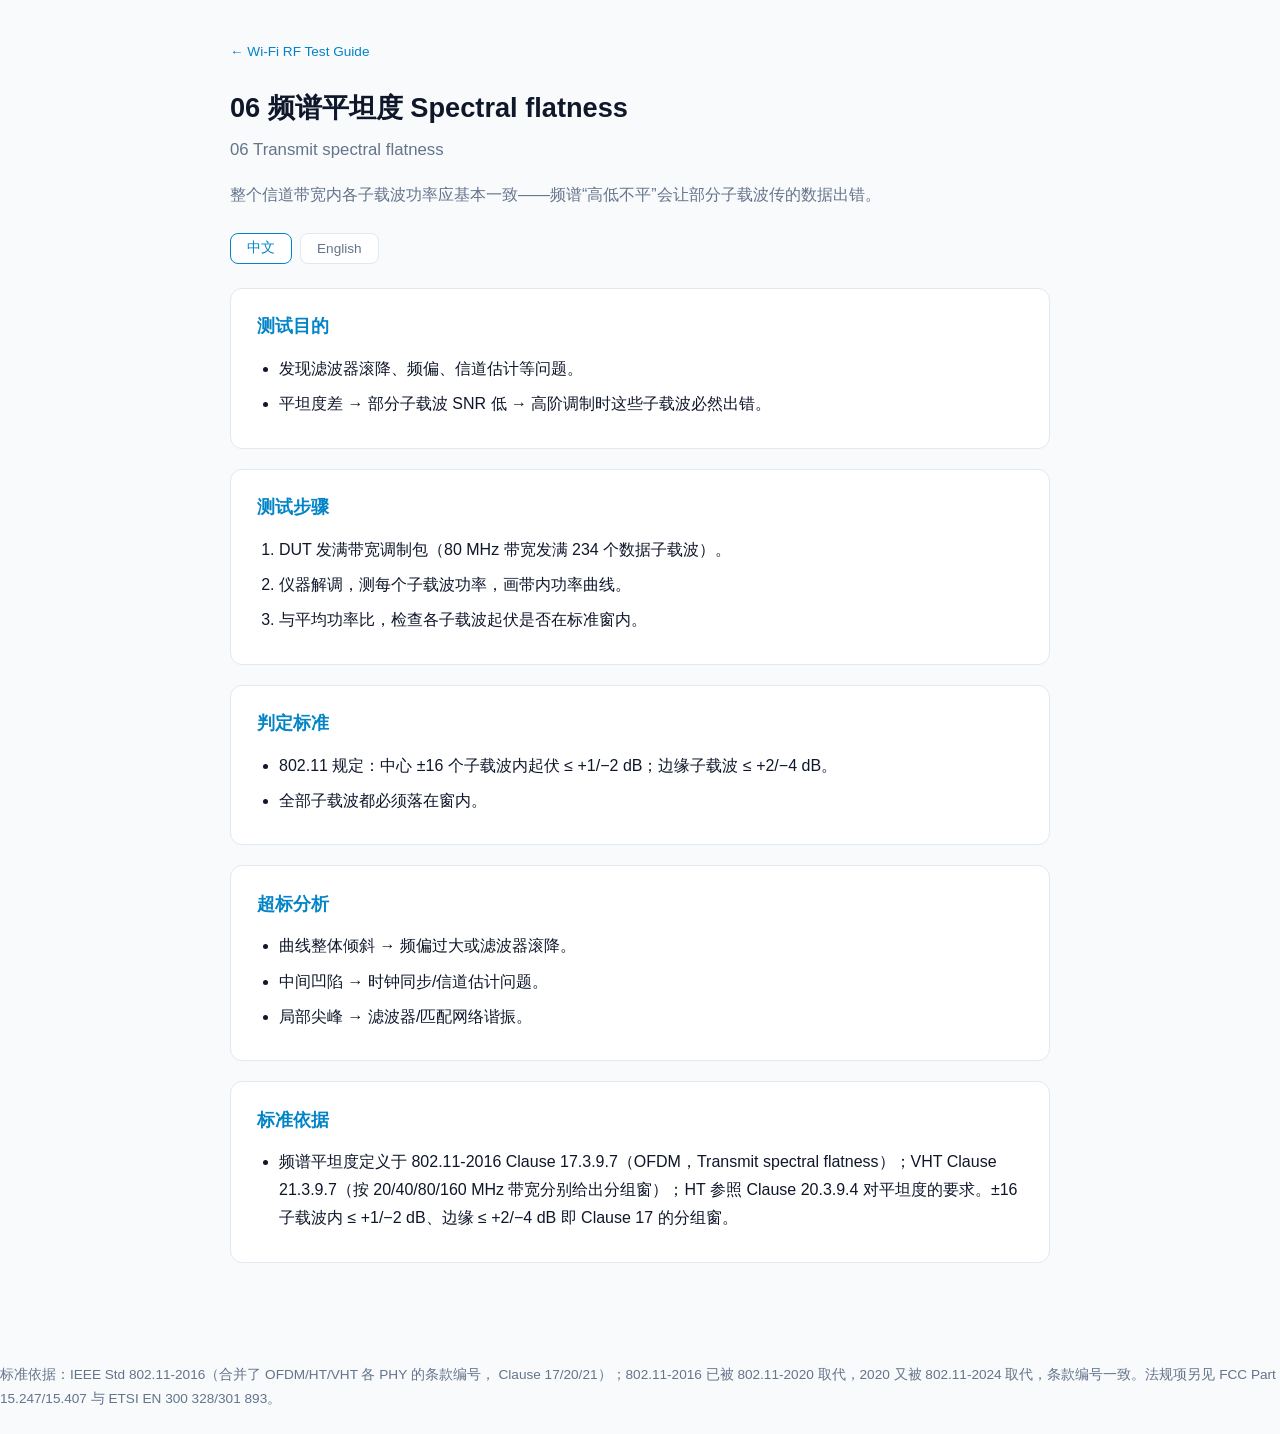
<file: 06-spectral-flatness.html>
<!DOCTYPE html>
<html lang="zh">
<head>
<meta charset="UTF-8">
<meta name="viewport" content="width=device-width, initial-scale=1.0">
<title>06 Spectral flatness — Wi-Fi RF Test Guide</title>
<link rel="stylesheet" href="style.css">
</head>
<body data-lang="zh">
<div class="wrap">
<p class="crumb"><a href="index.html">&larr; Wi-Fi RF Test Guide</a></p>
<h1>06 频谱平坦度 Spectral flatness<span class="en-title">06 Transmit spectral flatness</span></h1>
<p class="lede zh">整个信道带宽内各子载波功率应基本一致——频谱“高低不平”会让部分子载波传的数据出错。</p>
<p class="lede en">Subcarrier power across the channel should be flat; ripple corrupts data on the weak subcarriers.</p>
<div class="lang">
<button class="on" onclick="setLang('zh')">中文</button>
<button onclick="setLang('en')">English</button>
</div>
<section><h2>测试目的<span class="en"> / Purpose</span></h2>
<ul><span class="zh"><li>发现滤波器滚降、频偏、信道估计等问题。</li><li>平坦度差 → 部分子载波 SNR 低 → 高阶调制时这些子载波必然出错。</li></span><span class="en"><li>Reveals filter roll-off, frequency offset and channel-estimation issues.</li><li>Poor flatness → low SNR subcarriers → guaranteed errors at high MCS.</li></span></ul>
</section>
<section><h2>测试步骤<span class="en"> / Procedure</span></h2>
<ol><span class="zh"><li>DUT 发满带宽调制包（80 MHz 带宽发满 234 个数据子载波）。</li><li>仪器解调，测每个子载波功率，画带内功率曲线。</li><li>与平均功率比，检查各子载波起伏是否在标准窗内。</li></span><span class="en"><li>DUT transmits full-bandwidth packets (234 data subcarriers at 80 MHz).</li><li>Demodulate and plot per-subcarrier power.</li><li>Check ripple against the standard's window, relative to the mean.</li></span></ol>
</section>
<section><h2>判定标准<span class="en"> / Pass criteria</span></h2>
<ul><span class="zh"><li>802.11 规定：中心 ±16 个子载波内起伏 ≤ +1/−2 dB；边缘子载波 ≤ +2/−4 dB。</li><li>全部子载波都必须落在窗内。</li></span><span class="en"><li>IEEE 802.11: within the center ±16 subcarriers, ripple ≤ +1/−2 dB; edge subcarriers ≤ +2/−4 dB.</li><li>Every subcarrier must fall inside the window.</li></span></ul>
</section>
<section><h2>超标分析<span class="en"> / If it fails</span></h2>
<ul><span class="zh"><li>曲线整体倾斜 → 频偏过大或滤波器滚降。</li><li>中间凹陷 → 时钟同步/信道估计问题。</li><li>局部尖峰 → 滤波器/匹配网络谐振。</li></span><span class="en"><li>Overall tilt → excessive frequency offset or filter roll-off.</li><li>Mid-band dip → clock sync / channel-estimation issue.</li><li>Local spikes → filter or matching-network resonance.</li></span></ul>
</section>
<section><h2>标准依据<span class="en"> / Standard basis</span></h2>
<ul><span class="zh"><li>频谱平坦度定义于 802.11-2016 Clause 17.3.9.7（OFDM，Transmit spectral flatness）；VHT Clause 21.3.9.7（按 20/40/80/160 MHz 带宽分别给出分组窗）；HT 参照 Clause 20.3.9.4 对平坦度的要求。±16 子载波内 ≤ +1/−2 dB、边缘 ≤ +2/−4 dB 即 Clause 17 的分组窗。</li></span><span class="en"><li>Spectral flatness: 802.11-2016 Clause 17.3.9.7 (OFDM, Transmit spectral flatness); VHT Clause 21.3.9.7 (per-bandwidth grouping windows for 20/40/80/160 MHz); HT per Clause 20.3.9.4. The ±16-subcarrier center window ≤ +1/−2 dB and edge ≤ +2/−4 dB come from Clause 17's grouping.</li></span></ul>
</section>
</div>
<p class="lede zh" style="font-size:.85rem">标准依据：IEEE Std 802.11-2016（合并了 OFDM/HT/VHT 各 PHY 的条款编号， Clause 17/20/21）；802.11-2016 已被 802.11-2020 取代，2020 又被 802.11-2024 取代，条款编号一致。法规项另见 FCC Part 15.247/15.407 与 ETSI EN 300 328/301 893。</p>
<p class="lede en" style="font-size:.85rem">Standard basis: IEEE Std 802.11-2016 (consolidated clause numbering for the OFDM/HT/VHT PHYs, Clauses 17/20/21); 802.11-2016 was superseded by 802.11-2020, itself superseded by 802.11-2024, with identical clause numbering. Regulatory items: FCC Part 15.247/15.407 and ETSI EN 300 328/301 893.</p>
<script>
function setLang(l){document.body.dataset.lang=l;
document.querySelectorAll('.lang button').forEach(b=>b.classList.toggle('on',b.textContent.toLowerCase().startsWith(l)));}
</script>
</body>
</html>
</file>
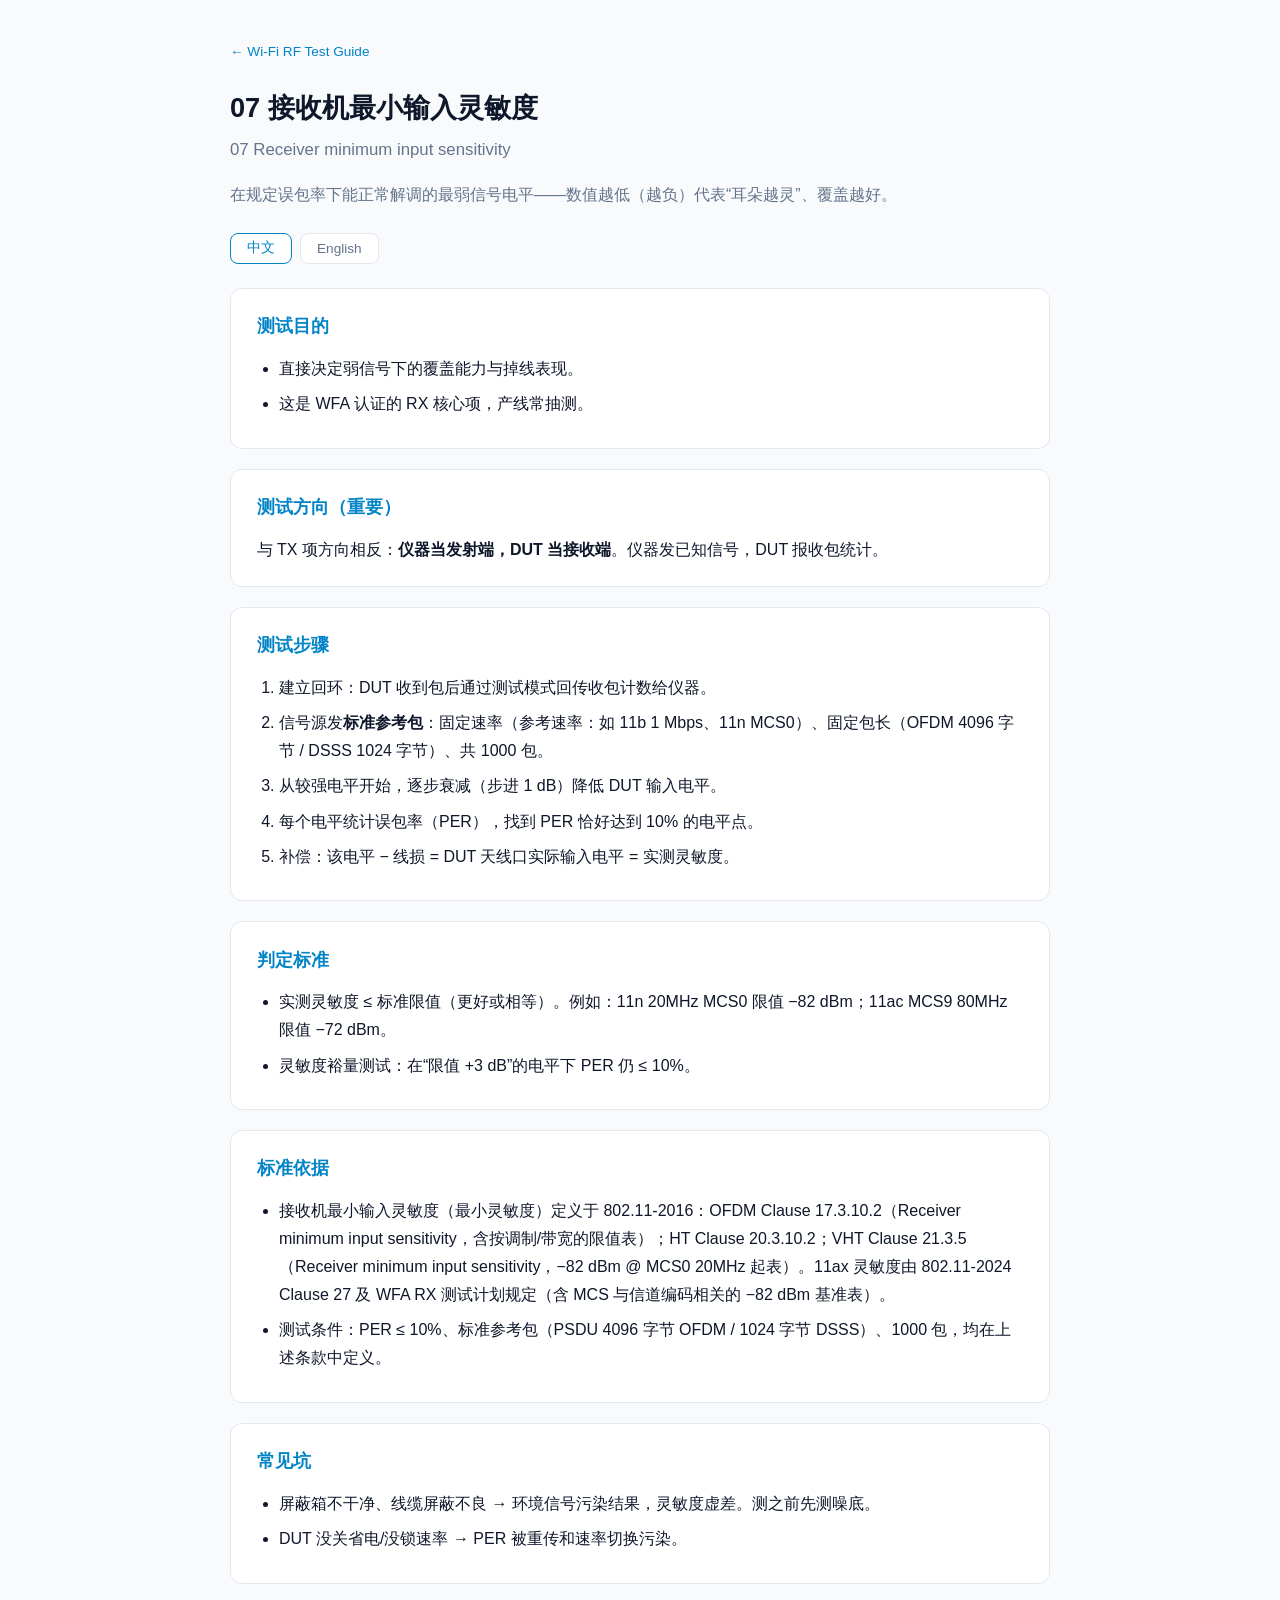
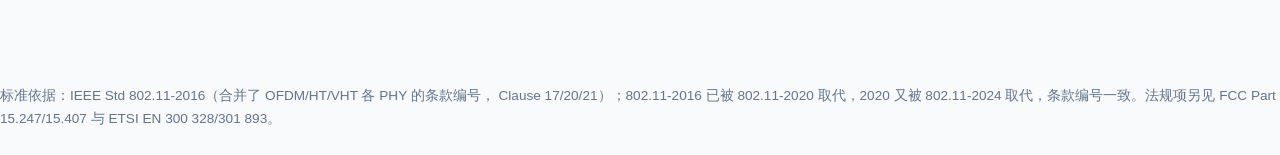
<file: 07-rx-sensitivity.html>
<!DOCTYPE html>
<html lang="zh">
<head>
<meta charset="UTF-8">
<meta name="viewport" content="width=device-width, initial-scale=1.0">
<title>07 RX minimum input sensitivity — Wi-Fi RF Test Guide</title>
<link rel="stylesheet" href="style.css">
</head>
<body data-lang="zh">
<div class="wrap">
<p class="crumb"><a href="index.html">&larr; Wi-Fi RF Test Guide</a></p>
<h1>07 接收机最小输入灵敏度<span class="en-title">07 Receiver minimum input sensitivity</span></h1>
<p class="lede zh">在规定误包率下能正常解调的最弱信号电平——数值越低（越负）代表“耳朵越灵”、覆盖越好。</p>
<p class="lede en">The weakest input level the receiver can demodulate at a required PER — the lower (more negative), the better.</p>
<div class="lang">
<button class="on" onclick="setLang('zh')">中文</button>
<button onclick="setLang('en')">English</button>
</div>
<section><h2>测试目的<span class="en"> / Purpose</span></h2>
<ul><span class="zh"><li>直接决定弱信号下的覆盖能力与掉线表现。</li><li>这是 WFA 认证的 RX 核心项，产线常抽测。</li></span><span class="en"><li>Determines coverage and disconnect behavior at weak signal.</li><li>Core RX item for WFA certification; often sampled on the production line.</li></span></ul>
</section>
<section><h2>测试方向（重要）<span class="en"> / Direction (important)</span></h2>
<p><span class="zh">与 TX 项方向相反：<b>仪器当发射端，DUT 当接收端</b>。仪器发已知信号，DUT 报收包统计。</span><span class="en">Opposite direction from TX tests: <b>the instrument transmits, the DUT receives</b> and reports its receive statistics.</span></p>
</section>
<section><h2>测试步骤<span class="en"> / Procedure</span></h2>
<ol><span class="zh"><li>建立回环：DUT 收到包后通过测试模式回传收包计数给仪器。</li><li>信号源发<b>标准参考包</b>：固定速率（参考速率：如 11b 1 Mbps、11n MCS0）、固定包长（OFDM 4096 字节 / DSSS 1024 字节）、共 1000 包。</li><li>从较强电平开始，逐步衰减（步进 1 dB）降低 DUT 输入电平。</li><li>每个电平统计误包率（PER），找到 PER 恰好达到 10% 的电平点。</li><li>补偿：该电平 − 线损 = DUT 天线口实际输入电平 = 实测灵敏度。</li></span><span class="en"><li>Establish the loop: the DUT reports its received-packet count back via test mode.</li><li>Send the <b>standard reference packet</b>: fixed rate (e.g. 11b 1 Mbps, 11n MCS0), fixed length (4096-byte OFDM / 1024-byte DSSS), 1000 packets.</li><li>Step attenuation (1 dB) to lower the DUT's input level from a strong start.</li><li>Count PER at each level; find the level where PER first reaches 10%.</li><li>Compensate: that level − cable loss = the actual level at the DUT antenna port = measured sensitivity.</li></span></ol>
</section>
<section><h2>判定标准<span class="en"> / Pass criteria</span></h2>
<ul><span class="zh"><li>实测灵敏度 ≤ 标准限值（更好或相等）。例如：11n 20MHz MCS0 限值 −82 dBm；11ac MCS9 80MHz 限值 −72 dBm。</li><li>灵敏度裕量测试：在“限值 +3 dB”的电平下 PER 仍 ≤ 10%。</li></span><span class="en"><li>Measured sensitivity ≤ the standard limit (equal or better). E.g. 11n 20 MHz MCS0 limit −82 dBm; 11ac MCS9 80 MHz limit −72 dBm.</li><li>Sensitivity margin test: at limit + 3 dB, PER must still be ≤ 10%.</li></span></ul>
</section>
<section><h2>标准依据<span class="en"> / Standard basis</span></h2>
<ul><span class="zh"><li>接收机最小输入灵敏度（最小灵敏度）定义于 802.11-2016：OFDM Clause 17.3.10.2（Receiver minimum input sensitivity，含按调制/带宽的限值表）；HT Clause 20.3.10.2；VHT Clause 21.3.5（Receiver minimum input sensitivity，−82 dBm @ MCS0 20MHz 起表）。11ax 灵敏度由 802.11-2024 Clause 27 及 WFA RX 测试计划规定（含 MCS 与信道编码相关的 −82 dBm 基准表）。</li><li>测试条件：PER ≤ 10%、标准参考包（PSDU 4096 字节 OFDM / 1024 字节 DSSS）、1000 包，均在上述条款中定义。</li></span><span class="en"><li>RX minimum input sensitivity is defined in 802.11-2016: OFDM Clause 17.3.10.2 (Receiver minimum input sensitivity, with the limit table per modulation/bandwidth); HT Clause 20.3.10.2; VHT Clause 21.3.5 (limit table starting at −82 dBm @ MCS0 20 MHz). 11ax sensitivity comes from Clause 27 of 802.11-2024 and the WFA RX test plans.</li><li>Test conditions — PER ≤ 10%, the standard reference packet (PSDU 4096-byte OFDM / 1024-byte DSSS), 1000 packets — are defined in the same clauses.</li></span></ul>
</section>
<section><h2>常见坑<span class="en"> / Pitfalls</span></h2>
<ul><span class="zh"><li>屏蔽箱不干净、线缆屏蔽不良 → 环境信号污染结果，灵敏度虚差。测之前先测噪底。</li><li>DUT 没关省电/没锁速率 → PER 被重传和速率切换污染。</li></span><span class="en"><li>Leaky shield box or cables → ambient signals pollute the result; measure the noise floor first.</li><li>DUT not in fixed-rate / power-save disabled → PER polluted by retries and rate switching.</li></span></ul>
</section>
</div>
<p class="lede zh" style="font-size:.85rem">标准依据：IEEE Std 802.11-2016（合并了 OFDM/HT/VHT 各 PHY 的条款编号， Clause 17/20/21）；802.11-2016 已被 802.11-2020 取代，2020 又被 802.11-2024 取代，条款编号一致。法规项另见 FCC Part 15.247/15.407 与 ETSI EN 300 328/301 893。</p>
<p class="lede en" style="font-size:.85rem">Standard basis: IEEE Std 802.11-2016 (consolidated clause numbering for the OFDM/HT/VHT PHYs, Clauses 17/20/21); 802.11-2016 was superseded by 802.11-2020, itself superseded by 802.11-2024, with identical clause numbering. Regulatory items: FCC Part 15.247/15.407 and ETSI EN 300 328/301 893.</p>
<script>
function setLang(l){document.body.dataset.lang=l;
document.querySelectorAll('.lang button').forEach(b=>b.classList.toggle('on',b.textContent.toLowerCase().startsWith(l)));}
</script>
</body>
</html>
</file>
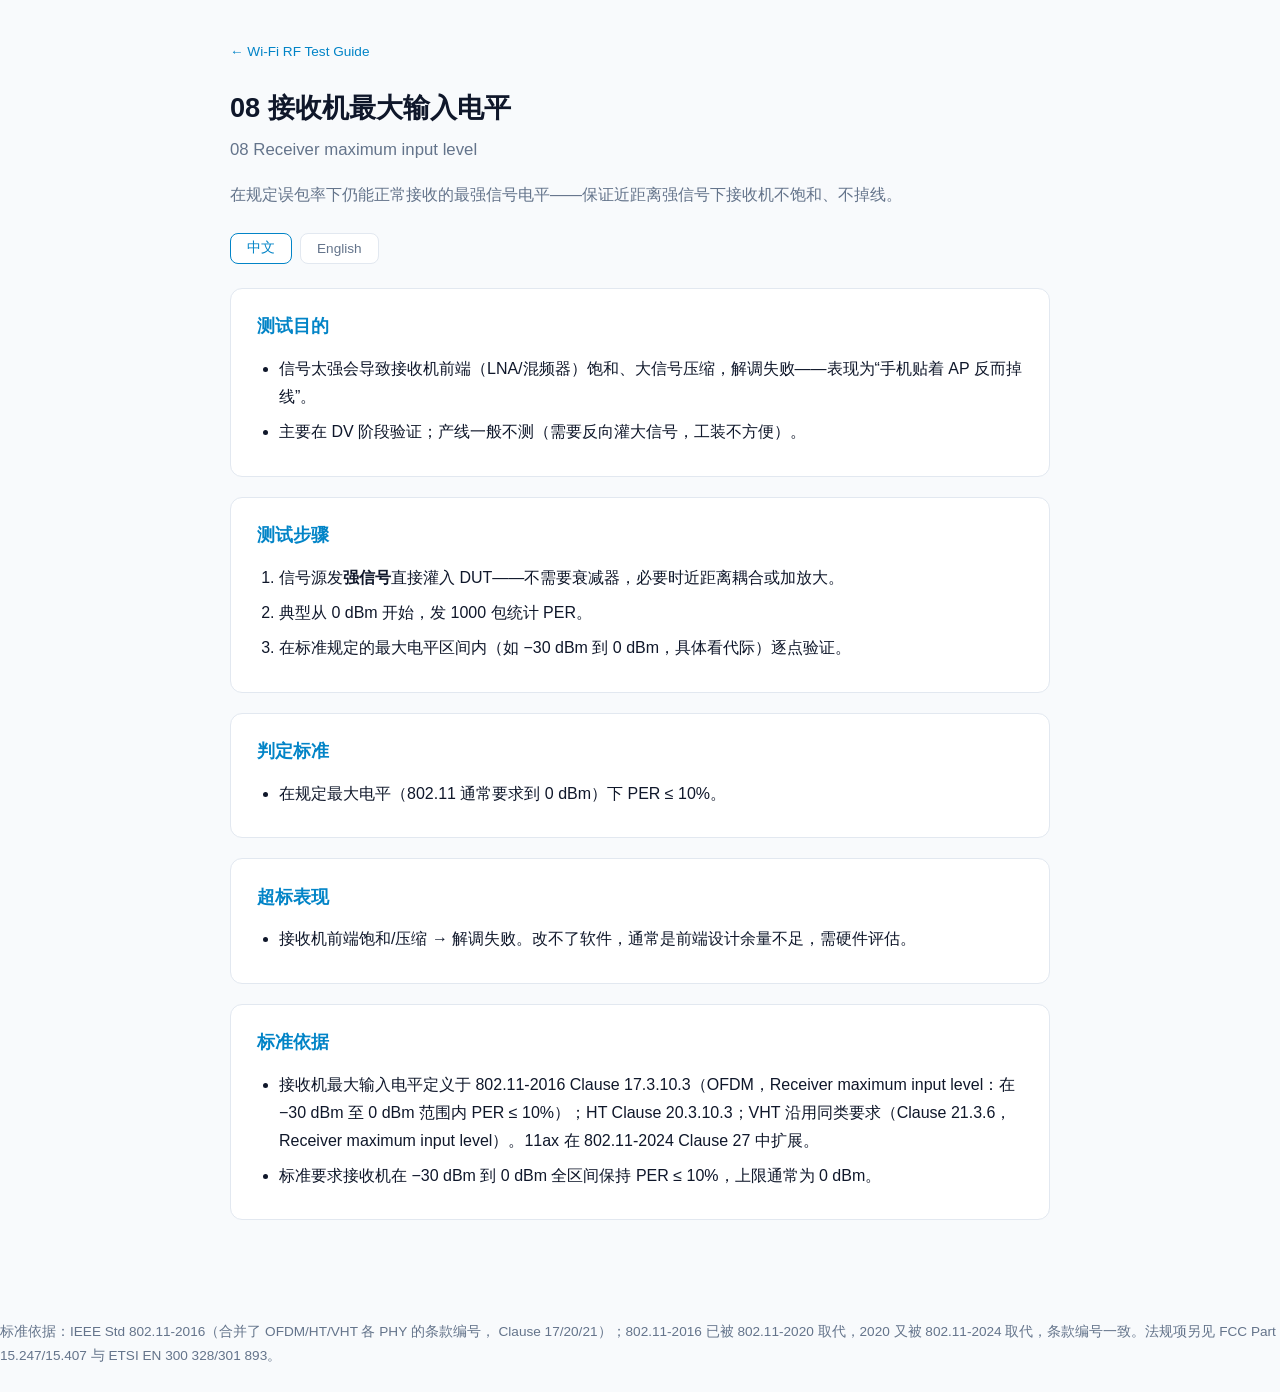
<file: 08-rx-max-input.html>
<!DOCTYPE html>
<html lang="zh">
<head>
<meta charset="UTF-8">
<meta name="viewport" content="width=device-width, initial-scale=1.0">
<title>08 RX maximum input level — Wi-Fi RF Test Guide</title>
<link rel="stylesheet" href="style.css">
</head>
<body data-lang="zh">
<div class="wrap">
<p class="crumb"><a href="index.html">&larr; Wi-Fi RF Test Guide</a></p>
<h1>08 接收机最大输入电平<span class="en-title">08 Receiver maximum input level</span></h1>
<p class="lede zh">在规定误包率下仍能正常接收的最强信号电平——保证近距离强信号下接收机不饱和、不掉线。</p>
<p class="lede en">The strongest input level still received at the required PER — ensures the front end does not saturate at close range.</p>
<div class="lang">
<button class="on" onclick="setLang('zh')">中文</button>
<button onclick="setLang('en')">English</button>
</div>
<section><h2>测试目的<span class="en"> / Purpose</span></h2>
<ul><span class="zh"><li>信号太强会导致接收机前端（LNA/混频器）饱和、大信号压缩，解调失败——表现为“手机贴着 AP 反而掉线”。</li><li>主要在 DV 阶段验证；产线一般不测（需要反向灌大信号，工装不方便）。</li></span><span class="en"><li>Too-strong signals saturate the LNA/mixer and break demodulation — the classic “phone next to the AP disconnects” case.</li><li>Verified at DV stage; production lines usually skip it (reverse high-level injection is awkward).</li></span></ul>
</section>
<section><h2>测试步骤<span class="en"> / Procedure</span></h2>
<ol><span class="zh"><li>信号源发<b>强信号</b>直接灌入 DUT——不需要衰减器，必要时近距离耦合或加放大。</li><li>典型从 0 dBm 开始，发 1000 包统计 PER。</li><li>在标准规定的最大电平区间内（如 −30 dBm 到 0 dBm，具体看代际）逐点验证。</li></span><span class="en"><li>Inject a <b>strong</b> signal directly into the DUT — no attenuator; close coupling or extra gain if needed.</li><li>Start at 0 dBm, send 1000 packets, count PER.</li><li>Verify every level in the standard's high-level range (e.g. −30 to 0 dBm, generation-dependent).</li></span></ol>
</section>
<section><h2>判定标准<span class="en"> / Pass criteria</span></h2>
<ul><span class="zh"><li>在规定最大电平（802.11 通常要求到 0 dBm）下 PER ≤ 10%。</li></span><span class="en"><li>At the specified maximum level (802.11 typically requires up to 0 dBm), PER ≤ 10%.</li></span></ul>
</section>
<section><h2>超标表现<span class="en"> / If it fails</span></h2>
<ul><span class="zh"><li>接收机前端饱和/压缩 → 解调失败。改不了软件，通常是前端设计余量不足，需硬件评估。</li></span><span class="en"><li>Front-end saturation/compression breaks demodulation. Not fixable in software — usually a front-end design margin issue needing hardware review.</li></span></ul>
</section>
<section><h2>标准依据<span class="en"> / Standard basis</span></h2>
<ul><span class="zh"><li>接收机最大输入电平定义于 802.11-2016 Clause 17.3.10.3（OFDM，Receiver maximum input level：在 −30 dBm 至 0 dBm 范围内 PER ≤ 10%）；HT Clause 20.3.10.3；VHT 沿用同类要求（Clause 21.3.6，Receiver maximum input level）。11ax 在 802.11-2024 Clause 27 中扩展。</li><li>标准要求接收机在 −30 dBm 到 0 dBm 全区间保持 PER ≤ 10%，上限通常为 0 dBm。</li></span><span class="en"><li>RX maximum input level: 802.11-2016 Clause 17.3.10.3 (OFDM, Receiver maximum input level: PER ≤ 10% from −30 dBm to 0 dBm); HT Clause 20.3.10.3; VHT keeps the equivalent requirement (Clause 21.3.6). 11ax extends it in Clause 27 of 802.11-2024.</li><li>The standard requires PER ≤ 10% across the whole −30 to 0 dBm range, with a ceiling of typically 0 dBm.</li></span></ul>
</section>
</div>
<p class="lede zh" style="font-size:.85rem">标准依据：IEEE Std 802.11-2016（合并了 OFDM/HT/VHT 各 PHY 的条款编号， Clause 17/20/21）；802.11-2016 已被 802.11-2020 取代，2020 又被 802.11-2024 取代，条款编号一致。法规项另见 FCC Part 15.247/15.407 与 ETSI EN 300 328/301 893。</p>
<p class="lede en" style="font-size:.85rem">Standard basis: IEEE Std 802.11-2016 (consolidated clause numbering for the OFDM/HT/VHT PHYs, Clauses 17/20/21); 802.11-2016 was superseded by 802.11-2020, itself superseded by 802.11-2024, with identical clause numbering. Regulatory items: FCC Part 15.247/15.407 and ETSI EN 300 328/301 893.</p>
<script>
function setLang(l){document.body.dataset.lang=l;
document.querySelectorAll('.lang button').forEach(b=>b.classList.toggle('on',b.textContent.toLowerCase().startsWith(l)));}
</script>
</body>
</html>
</file>
<file: style.css>
body{background:var(--bg);color:var(--text);font-family:-apple-system,'Segoe UI','PingFang SC','Microsoft YaHei',sans-serif;line-height:1.75;min-height:100vh}
:root{--bg:#0f172a;--card:#1e293b;--text:#e2e8f0;--muted:#94a3b8;--accent:#38bdf8;--border:#334155;--tag:#0ea5e9}
@media (prefers-color-scheme: light){:root:not([data-theme=dark]){--bg:#f8fafc;--card:#ffffff;--text:#0f172a;--muted:#64748b;--accent:#0284c7;--border:#e2e8f0;--tag:#0284c7}}
:root[data-theme=dark]{--bg:#0f172a;--card:#1e293b;--text:#e2e8f0;--muted:#94a3b8;--accent:#38bdf8;--border:#334155;--tag:#0ea5e9}
*{margin:0;padding:0;box-sizing:border-box}
.wrap{max-width:860px;margin:0 auto;padding:2.5rem 1.25rem 4rem}
.crumb{font-size:.85rem;margin-bottom:1.25rem}
.crumb a{color:var(--accent);text-decoration:none}
h1{font-size:1.7rem;margin-bottom:.3rem}
h1 .en-title{display:block;font-size:1.05rem;color:var(--muted);font-weight:500;margin-top:.25rem}
.lede{color:var(--muted);margin:1rem 0 1.5rem}
.lang{display:flex;gap:.5rem;margin-bottom:1.5rem}
.lang button{background:var(--card);border:1px solid var(--border);color:var(--muted);border-radius:8px;padding:.35rem 1rem;cursor:pointer;font-size:.85rem}
.lang button.on{border-color:var(--accent);color:var(--accent)}
[data-lang="en"] .zh{display:none}
[data-lang="zh"] .en{display:none}
section{background:var(--card);border:1px solid var(--border);border-radius:12px;padding:1.4rem 1.6rem;margin-bottom:1.25rem}
h2{font-size:1.1rem;margin-bottom:.8rem;color:var(--accent)}
ol,ul{margin-left:1.4rem}
li{margin:.45rem 0}
table{width:100%;border-collapse:collapse;margin:1rem 0;font-size:.9rem}
th,td{border:1px solid var(--border);padding:.5rem .75rem;text-align:left}
th{background:rgba(148,163,184,.08)}
code{background:rgba(148,163,184,.15);border-radius:4px;padding:.1rem .35rem;font-size:.88em}
.warn{border-left:3px solid #f59e0b;padding-left:.9rem;color:var(--muted);font-size:.92rem;margin-top:.6rem}
</file>
